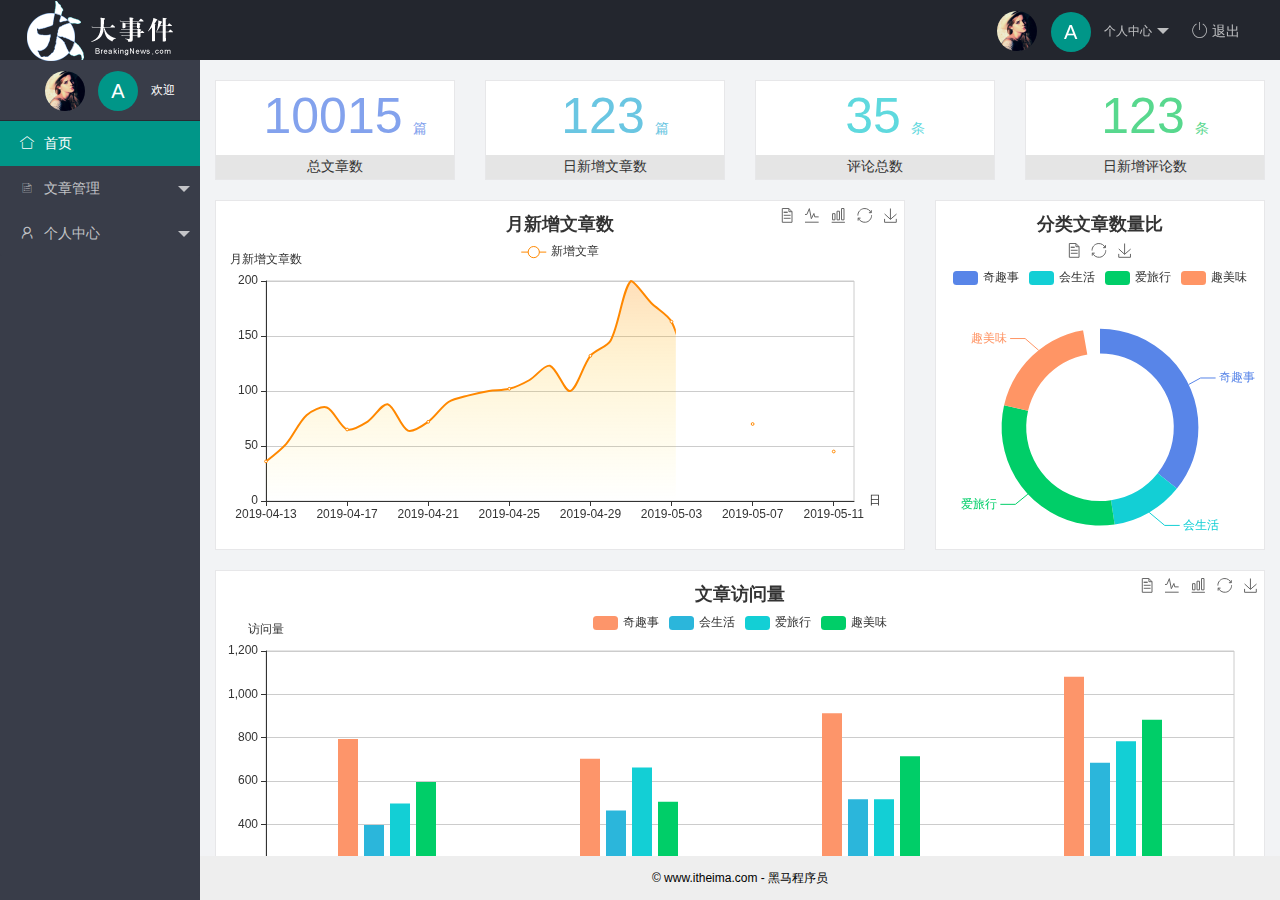
<file: index.html>
<!DOCTYPE html>
<html lang="en">
  <head>
    <meta charset="UTF-8" />
    <meta name="viewport" content="width=device-width, initial-scale=1.0" />
    <title>后台主页</title>
    <script src="./assets/lib/jquery.js"></script>
    <script src="./assets/lib/layui/layui.all.js"></script>
    <script src="./assets/js/baseAPI.JS"></script>
    <script src="./assets/js/index.js"></script>
    <!-- 导入 layui 的样式表 -->
    <link rel="stylesheet" href="/assets/lib/layui/css/layui.css" />
    <link rel="stylesheet" href="./assets/css/index.css">
    <link rel="stylesheet" href="./assets/fonts/iconfont.css">
  </head>
  <body class="layui-layout-body">
    <div class="layui-layout layui-layout-admin">
      <div class="layui-header">
        <div class="layui-logo">
          <img src="/assets/images/logo.png" alt="" />
        </div>
        <!-- 头部区域（可配合layui已有的水平导航） -->
        <ul class="layui-nav layui-layout-right">
          <li class="layui-nav-item">
            <a href="javascript:;" class="userinfo">
              <img src="./assets/images/sample.jpg" class="layui-nav-img" />
              <span class="text-avatar">A</span>
              个人中心
            </a>
            <dl class="layui-nav-child">
              <dd><a href="/user/user_info.html" target="fm">基本资料</a></dd>
              <dd><a href="/user/user_avatar.html" target="fm">更换头像</a></dd>
              <dd><a href="/user/use_pwd.html" target="fm">重置密码</a></dd>
            </dl>
          </li>
          <li class="layui-nav-item"><a href="javascript:;" id="exit"><span class="iconfont icon-tuichu"></span> 退出</a></li>
        </ul>
      </div>

      <div class="layui-side layui-bg-black">
        <div class="layui-side-scroll">
            <div class="userinfo">
                <img src="./assets/images/sample.jpg" class="layui-nav-img" />
                <span class="text-avatar">A</span>
                <span id="welcome">欢迎</span>
              </div> 
          <!-- 左侧导航区域（可配合layui已有的垂直导航） -->
          <ul class="layui-nav layui-nav-tree" lay-shrink="all" >
            <li class="layui-nav-item layui-this"><a href="./home/dashboard.html" target="fm"><i class="layui-icon layui-icon-home"></i>首页</a></li>
            <li class="layui-nav-item ">
              <a class="" href="javascript:;"><i class="layui-icon layui-icon-list"></i>文章管理</a>
              <dl class="layui-nav-child">
                <dd><a href="javascript:;"><i class="layui-icon layui-icon-app"></i>文章类别</a></dd>
                <dd><a href="javascript:;"><i class="layui-icon layui-icon-app"></i>文章列表</a></dd>
                <dd><a href="javascript:;"><i class="layui-icon layui-icon-app"></i>发表文章</a></dd>
              </dl>
            </li>
            <li class="layui-nav-item">
              <a href="javascript:;"><i class="layui-icon layui-icon-username"></i>个人中心</a>
              <dl class="layui-nav-child">
                <dd><a href="/user/user_info.html" target="fm"><i class="layui-icon layui-icon-app"></i>基本资料</a></dd>
                <dd><a href="/user/user_avatar.html" target="fm"><i class="layui-icon layui-icon-app"></i>更换头像</a></dd>
                <dd><a href="/user/use_pwd.html" target="fm"><i class="layui-icon layui-icon-app"></i>重置密码</a></dd>
                
              </dl>
            </li>
          </ul>
        </div>
      </div>

      <div class="layui-body">
        <!-- 内容主体区域 -->
        <iframe name="fm" src="/home/dashboard.html" frameborder="0"></iframe>
      </div>

      <div class="layui-footer">
        <!-- 底部固定区域 -->
        © www.itheima.com - 黑马程序员
      </div>
    </div>
    <!-- 导入 layui 的JS文件 -->
    <script src="/assets/lib/layui/layui.all.js"></script>
    <script>
      
    </script>
  </body>
</html>
</file>
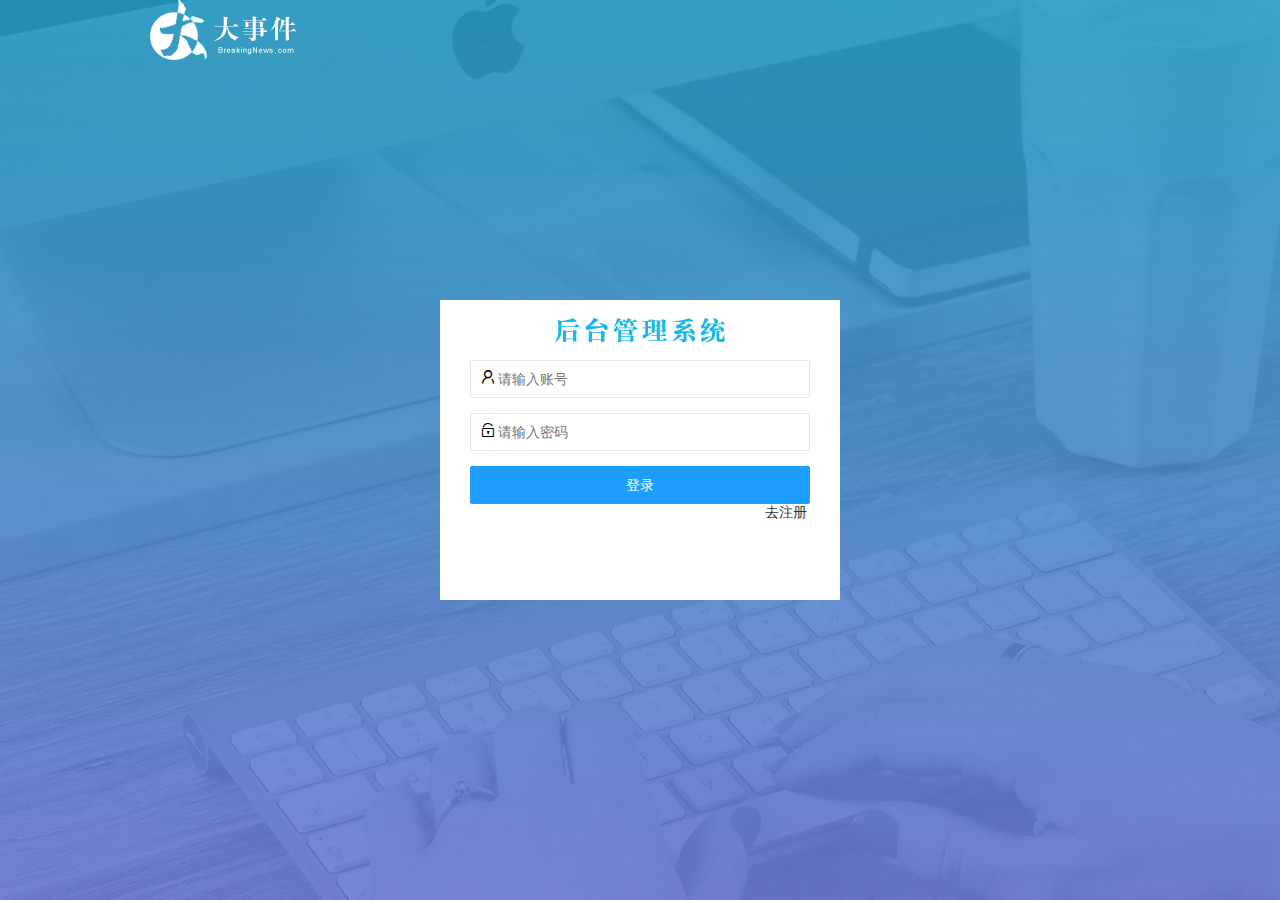
<file: login.html>
<!DOCTYPE html>
<html lang="en">

<head>
    <meta charset="UTF-8">
    <meta http-equiv="X-UA-Compatible" content="IE=edge">
    <meta name="viewport" content="width=device-width, initial-scale=1.0">
    <title>大事件-登录/注册</title>
    <!-- 导入layui的样式 -->
    <link rel="stylesheet" href="./assets/lib/layui/css/layui.css">
    <script src="./assets/lib/layui/layui.all.js"></script>
    <!-- 导入自己的样式表 -->
    <link rel="stylesheet" href="./assets/css/login.css">
    <script src="./assets/lib/jquery.js"></script>
    <script src="./assets/js/login.js"></script>
    <script src="./assets/js/baseAPI.JS"></script>
</head>

<body>
    <!-- 头部的logo区域 -->
    <div class="layui-main">
        <img src="./assets/images/logo.png" alt="">
    </div>
    <!-- 中间的登录区域 -->
    <div class="loginAndRegBox">
        <div class="title-box"></div>
        <!-- 登录表单 -->
        <div class="login-box">
            <form class="layui-form" action="" id="form_login">
                <!-- 账号 -->
                <div class="layui-form-item">
                    <i class="layui-icon layui-icon-username" ></i>  
                    <input type="text" name="username" required lay-verify="required" placeholder="请输入账号"
                        autocomplete="off" class="layui-input">
                </div>
                <!-- 密码 -->
                <div class="layui-form-item ">
                    <i class="layui-icon layui-icon-password" ></i>  
                    <input type="password" name="password" required lay-verify="required|pwd" placeholder="请输入密码"
                        autocomplete="off" class="layui-input ">
                </div>
                <!-- 登录按钮 -->
                <button class="layui-btn layui-btn-fluid layui-btn-normal" lay-submit>登录</button>
                <!-- 跳转注册页面 -->
                <div class="layui-form-item"><a href="#" id="link_reg">去注册</a></div>
            </form>
        </div>
        <!-- 注册表单 -->
        <div class="reg-box">
            <form class="layui-form" action="" id="form_reg">
                <!-- 账号 -->
                <div class="layui-form-item">
                    <i class="layui-icon layui-icon-username" ></i>  
                    <input type="text" name="username" required lay-verify="required" placeholder="请输入账号"
                        autocomplete="off" class="layui-input">
                </div>
                <!-- 密码 -->
                <div class="layui-form-item ">
                    <i class="layui-icon layui-icon-password" ></i>  
                    <input type="password" name="password" required lay-verify="required" placeholder="请输入密码"
                        autocomplete="off" class="layui-input ">
                </div>
                 <!-- 确认密码 -->
                 <div class="layui-form-item ">
                    <i class="layui-icon layui-icon-password" ></i>  
                    <input type="password" name="passwords" required lay-verify="required|repwd" placeholder="再次确认密码"
                        autocomplete="off" class="layui-input ">
                </div>
                <!-- 注册按钮 -->
                <button class="layui-btn layui-btn-fluid layui-btn-normal" lay-submit>注册</button>
                <!-- 跳转登录页面 -->
                <div class="layui-form-item"> <a href="javascript:;" id="link_login">去登录</a></div>
            </form>
           

        </div>
    </div>
</body>

</html>
</file>
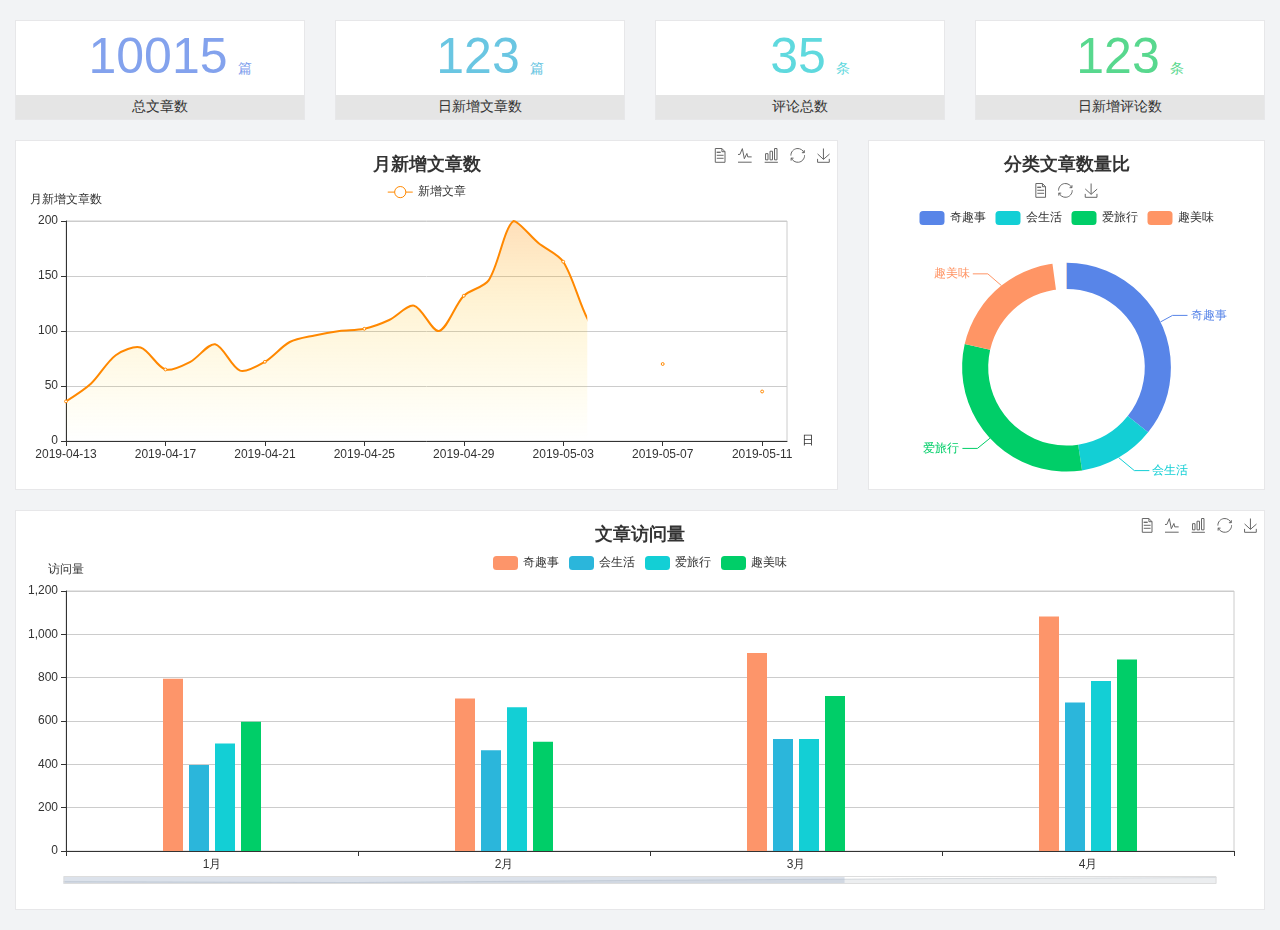
<file: home/dashboard.html>
<!DOCTYPE html>
<html lang="en">

<head>
  <meta charset="UTF-8">
  <meta name="viewport" content="width=device-width, initial-scale=1.0">
  <meta http-equiv="X-UA-Compatible" content="ie=edge">
  <title>图表统计</title>
  <link rel="stylesheet" href="../../assets/lib/bootstrap.css" />
  <link rel="stylesheet" href="../../assets/lib/main.css" />
  <script src="../../assets/lib/jquery.js"></script>
  <script type="text/javascript" src="../../assets/lib/echarts.min.js"></script>
</head>

<body>
  <div class="container-fluid">
    <div class="row spannel_list">
      <div class="col-sm-3 col-xs-6">
        <div class="spannel">
          <em>10015</em><span>篇</span>
          <b>总文章数</b>
        </div>
      </div>
      <div class="col-sm-3 col-xs-6">
        <div class="spannel scolor01">
          <em>123</em><span>篇</span>
          <b>日新增文章数</b>
        </div>
      </div>
      <div class="col-sm-3 col-xs-6">
        <div class="spannel scolor02">
          <em>35</em><span>条</span>
          <b>评论总数</b>
        </div>
      </div>
      <div class="col-sm-3 col-xs-6">
        <div class="spannel scolor03">
          <em>123</em><span>条</span>
          <b>日新增评论数</b>
        </div>
      </div>
    </div>
  </div>

  <div class="container-fluid">
    <div class="row curve-pie">
      <div class="col-lg-8 col-md-8">
        <div class="gragh_pannel" id="curve_show"></div>
      </div>
      <div class="col-lg-4 col-md-4">
        <div class="gragh_pannel" id="pie_show"></div>
      </div>
    </div>
  </div>

  <div class="container-fluid">
    <div class="column_pannel" id="column_show"></div>
  </div>

  <script>
    var oChart = echarts.init(document.getElementById('curve_show'));
    var aList_all = [
      { 'count': 36, 'date': '2019-04-13' },
      { 'count': 52, 'date': '2019-04-14' },
      { 'count': 78, 'date': '2019-04-15' },
      { 'count': 85, 'date': '2019-04-16' },
      { 'count': 65, 'date': '2019-04-17' },
      { 'count': 72, 'date': '2019-04-18' },
      { 'count': 88, 'date': '2019-04-19' },
      { 'count': 64, 'date': '2019-04-20' },
      { 'count': 72, 'date': '2019-04-21' },
      { 'count': 90, 'date': '2019-04-22' },
      { 'count': 96, 'date': '2019-04-23' },
      { 'count': 100, 'date': '2019-04-24' },
      { 'count': 102, 'date': '2019-04-25' },
      { 'count': 110, 'date': '2019-04-26' },
      { 'count': 123, 'date': '2019-04-27' },
      { 'count': 100, 'date': '2019-04-28' },
      { 'count': 132, 'date': '2019-04-29' },
      { 'count': 146, 'date': '2019-04-30' },
      { 'count': 200, 'date': '2019-05-01' },
      { 'count': 180, 'date': '2019-05-02' },
      { 'count': 163, 'date': '2019-05-03' },
      { 'count': 110, 'date': '2019-05-04' },
      { 'count': 80, 'date': '2019-05-05' },
      { 'count': 82, 'date': '2019-05-06' },
      { 'count': 70, 'date': '2019-05-07' },
      { 'count': 65, 'date': '2019-05-08' },
      { 'count': 54, 'date': '2019-05-09' },
      { 'count': 40, 'date': '2019-05-10' },
      { 'count': 45, 'date': '2019-05-11' },
      { 'count': 38, 'date': '2019-05-12' },
    ];

    let aCount = [];
    let aDate = [];

    for (var i = 0; i < aList_all.length; i++) {
      aCount.push(aList_all[i].count);
      aDate.push(aList_all[i].date);
    }

    var chartopt = {
      title: {
        text: '月新增文章数',
        left: 'center',
        top: '10'
      },
      tooltip: {
        trigger: 'axis'
      },
      legend: {
        data: ['新增文章'],
        top: '40'
      },
      toolbox: {
        show: true,
        feature: {
          mark: { show: true },
          dataView: { show: true, readOnly: false },
          magicType: { show: true, type: ['line', 'bar'] },
          restore: { show: true },
          saveAsImage: { show: true }
        }
      },
      calculable: true,
      xAxis: [
        {
          name: '日',
          type: 'category',
          boundaryGap: false,
          data: aDate
        }
      ],
      yAxis: [
        {
          name: '月新增文章数',
          type: 'value'
        }
      ],
      series: [
        {
          name: '新增文章',
          type: 'line',
          smooth: true,
          itemStyle: { normal: { areaStyle: { type: 'default' }, color: '#f80' }, lineStyle: { color: '#f80' } },
          data: aCount
        }],
      areaStyle: {
        normal: {
          color: new echarts.graphic.LinearGradient(0, 0, 0, 1, [{
            offset: 0,
            color: 'rgba(255,136,0,0.39)'
          }, {
            offset: .34,
            color: 'rgba(255,180,0,0.25)'
          }, {
            offset: 1,
            color: 'rgba(255,222,0,0.00)'
          }])

        }
      },
      grid: {
        show: true,
        x: 50,
        x2: 50,
        y: 80,
        height: 220
      }
    };

    oChart.setOption(chartopt);


    var oPie = echarts.init(document.getElementById('pie_show'));
    var oPieopt =
    {
      title: {
        top: 10,
        text: '分类文章数量比',
        x: 'center'
      },
      tooltip: {
        trigger: 'item',
        formatter: "{a} <br/>{b} : {c} ({d}%)"
      },
      color: ['#5885e8', '#13cfd5', '#00ce68', '#ff9565'],
      legend: {
        x: 'center',
        top: 65,
        data: ['奇趣事', '会生活', '爱旅行', '趣美味']
      },
      toolbox: {
        show: true,
        x: 'center',
        top: 35,
        feature: {
          mark: { show: true },
          dataView: { show: true, readOnly: false },
          magicType: {
            show: true,
            type: ['pie', 'funnel'],
            option: {
              funnel: {
                x: '25%',
                width: '50%',
                funnelAlign: 'left',
                max: 1548
              }
            }
          },
          restore: { show: true },
          saveAsImage: { show: true }
        }
      },
      calculable: true,
      series: [
        {
          name: '访问来源',
          type: 'pie',
          radius: ['45%', '60%'],
          center: ['50%', '65%'],
          data: [
            { value: 300, name: '奇趣事' },
            { value: 100, name: '会生活' },
            { value: 260, name: '爱旅行' },
            { value: 180, name: '趣美味' }
          ]
        }
      ]
    };
    oPie.setOption(oPieopt);



    var oColumn = this.echarts.init(document.getElementById('column_show'));
    var oColumnopt =
    {
      title: {
        text: '文章访问量',
        left: 'center',
        top: '10'
      },
      tooltip: {
        trigger: 'axis'
      },
      legend: {
        data: ['奇趣事', '会生活', '爱旅行', '趣美味'],
        top: '40'
      },
      toolbox: {
        show: true,
        feature: {
          mark: { show: true },
          dataView: { show: true, readOnly: false },
          magicType: { show: true, type: ['line', 'bar'] },
          restore: { show: true },
          saveAsImage: { show: true }
        }
      },
      calculable: true,
      xAxis: [
        {
          type: 'category',
          data: ['1月', '2月', '3月', '4月', '5月']
        }
      ],
      yAxis: [
        {
          name: '访问量',
          type: 'value'
        }
      ],
      series: [
        {
          name: '奇趣事',
          type: 'bar',
          barWidth: 20,
          itemStyle: {
            normal: { areaStyle: { type: 'default' }, color: '#fd956a' }
          },
          data: [800, 708, 920, 1090, 1200]
        },
        {
          name: '会生活',
          type: 'bar',
          barWidth: 20,
          itemStyle: {
            normal: { areaStyle: { type: 'default' }, color: '#2bb6db' }
          },
          data: [400, 468, 520, 690, 800]
        },
        {
          name: '爱旅行',
          type: 'bar',
          barWidth: 20,
          itemStyle: {
            normal: { areaStyle: { type: 'default' }, color: '#13cfd5' }
          },
          data: [500, 668, 520, 790, 900]
        },
        {
          name: '趣美味',
          type: 'bar',
          barWidth: 20,
          itemStyle: {
            normal: { areaStyle: { type: 'default' }, color: '#00ce68' }
          },
          data: [600, 508, 720, 890, 1000]
        }
      ],
      grid: {
        show: true,
        x: 50,
        x2: 30,
        y: 80,
        height: 260
      },
      dataZoom: [//给x轴设置滚动条
        {
          start: 0,//默认为0
          end: 100 - 1000 / 31,//默认为100
          type: 'slider',
          show: true,
          xAxisIndex: [0],
          handleSize: 0,//滑动条的 左右2个滑动条的大小
          height: 8,//组件高度
          left: 45, //左边的距离
          right: 50,//右边的距离
          bottom: 26,//右边的距离
          handleColor: '#ddd',//h滑动图标的颜色
          handleStyle: {
            borderColor: "#cacaca",
            borderWidth: "1",
            shadowBlur: 2,
            background: "#ddd",
            shadowColor: "#ddd",
          }
        }]
    };
    oColumn.setOption(oColumnopt);
  </script>
</body>

</html>
</file>
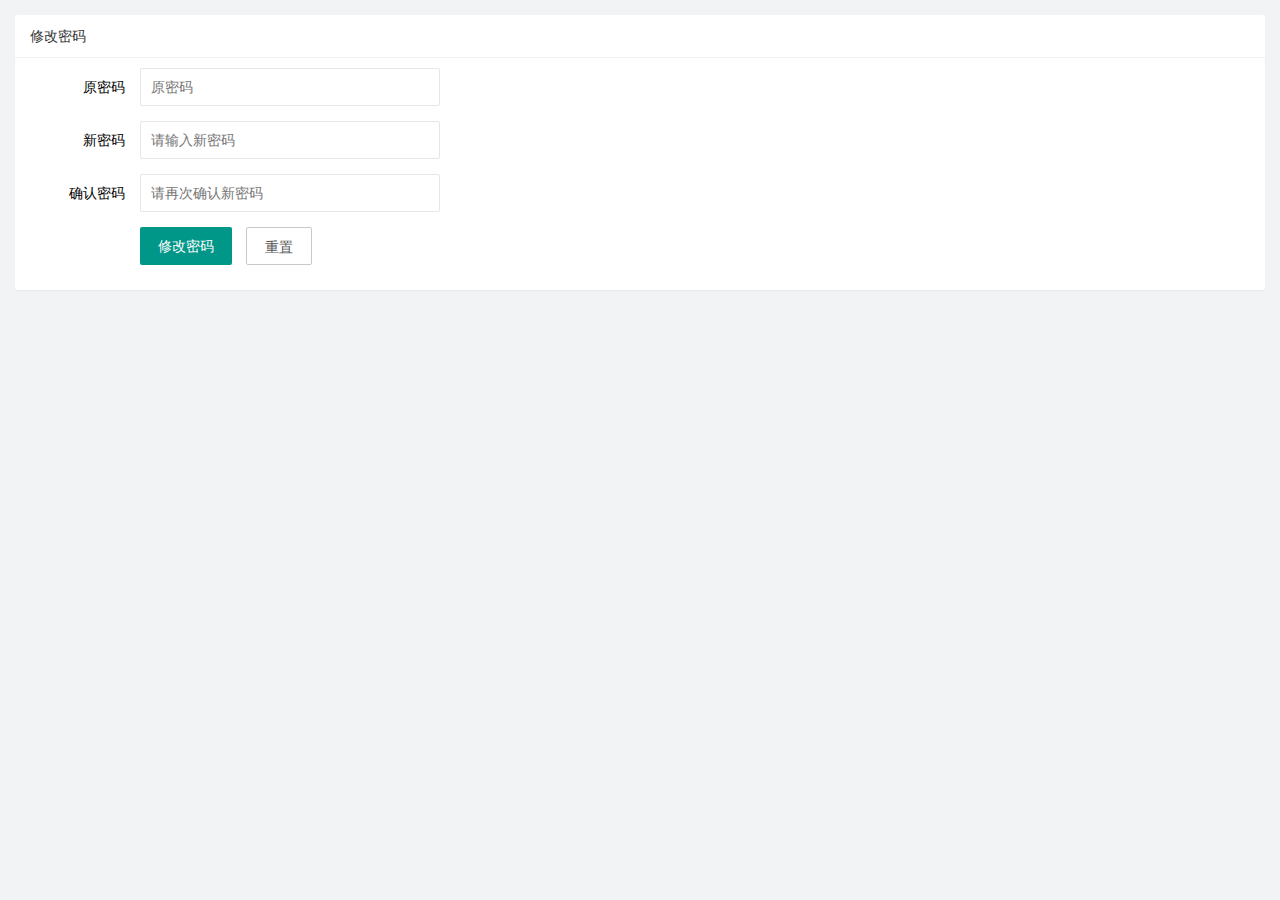
<file: user/use_pwd.html>
<!DOCTYPE html>
<html lang="en">

<head>
    <meta charset="UTF-8">
    <meta http-equiv="X-UA-Compatible" content="IE=edge">
    <meta name="viewport" content="width=device-width, initial-scale=1.0">
    <title>Document</title>
    <link rel="stylesheet" href="../assets/lib/layui/css/layui.css">
    <link rel="stylesheet" href="../assets/css/user/user_info.css">
    <script src="../assets/lib/jquery.js"></script>
    <script src="../assets/js/baseAPI.JS"></script>
    <script src="../assets/lib/layui/layui.all.js"></script>
    <script src="../assets/js/user/user_pwd.js"></script>
</head>

<body>
    <div class="layui-card">
        <div class="layui-card-header">修改密码</div>
        <div class="layui-card-body">
            <form class="layui-form" action="">
                <div class="layui-form-item">
                    <label class="layui-form-label">原密码</label>
                    <div class="layui-input-inline">
                        <input type="password" name="oldpwd" required lay-verify="required |pwd" placeholder="原密码"
                            autocomplete="off" class="layui-input">
                    </div>
                </div>
                <div class="layui-form-item">
                    <label class="layui-form-label">新密码</label>
                    <div class="layui-input-inline">
                        <input type="password" name="newpwd" required lay-verify="required |samePwd |pwd" placeholder="请输入新密码"
                            autocomplete="off" class="layui-input">
                    </div>
                </div>
                <div class="layui-form-item">
                    <label class="layui-form-label">确认密码</label>
                    <div class="layui-input-inline">
                        <input type="password" name="repwd" required lay-verify="required |rePwd |pwd" placeholder="请再次确认新密码"
                            autocomplete="off" class="layui-input">
                    </div>
                </div>
                <div class="layui-form-item">
                    <div class="layui-input-block" id="btn">
                        <button class="layui-btn" lay-submit lay-filter="formDemo">修改密码</button>
                        <button type="reset" class="layui-btn layui-btn-primary" id="btnReset">重置</button>
                    </div>
                </div>
            </form>
        </div>
    </div>

</body>

</html>
</file>
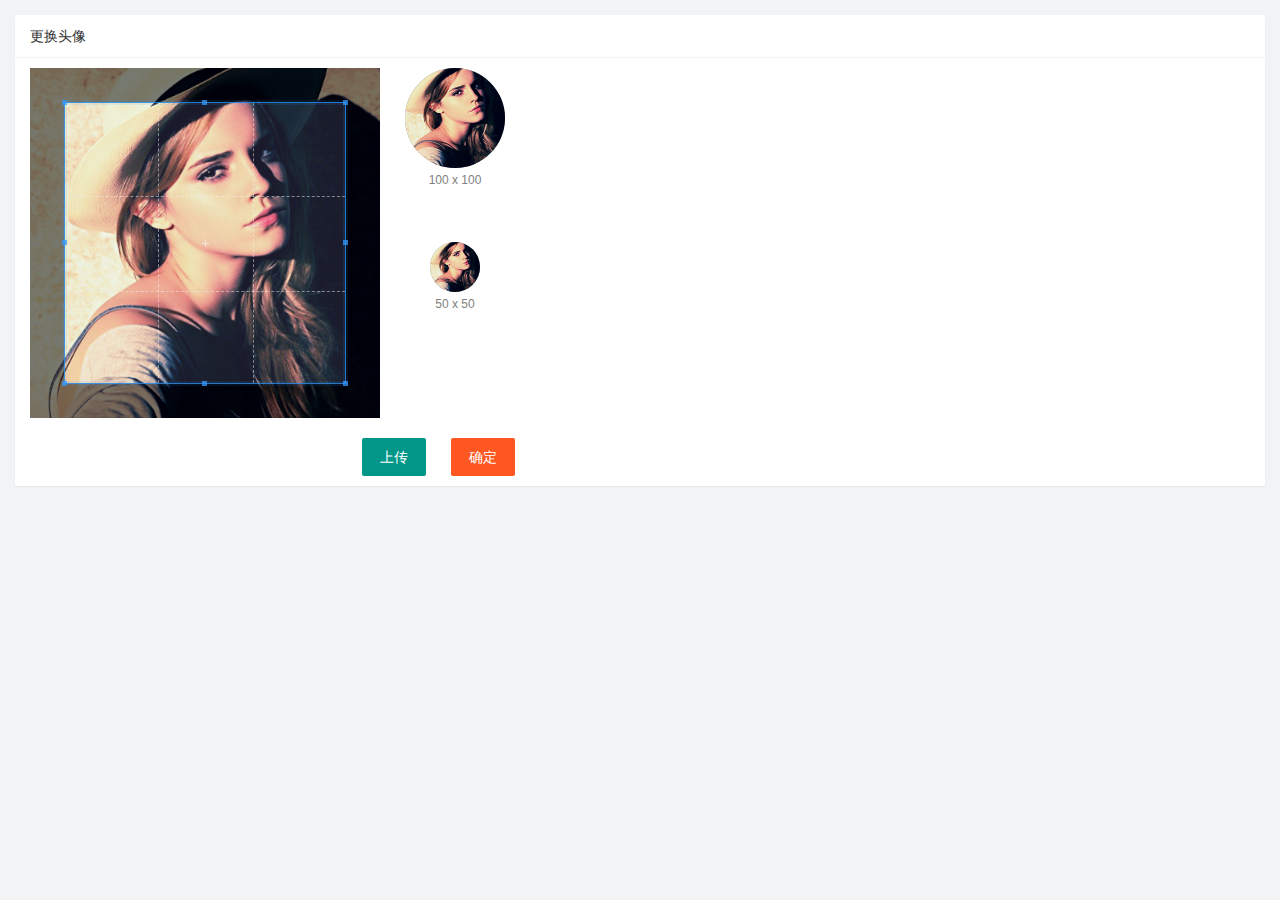
<file: user/user_avatar.html>
<!DOCTYPE html>
<html lang="en">

<head>
    <meta charset="UTF-8">
    <meta http-equiv="X-UA-Compatible" content="IE=edge">
    <meta name="viewport" content="width=device-width, initial-scale=1.0">
    <title>Document</title>
    <link rel="stylesheet" href="../assets/lib/layui/css/layui.css">
    <link rel="stylesheet" href="../assets/css/user/user_info.css">
    <link rel="stylesheet" href="../assets/css/user/user_avatar.css">
    <link rel="stylesheet" href="../assets/lib/cropper/cropper.css" />
    <script src="../assets/lib/jquery.js"></script>
    <script src="../assets/js/baseAPI.JS"></script>
    <script src="../assets/lib/layui/layui.all.js"></script>
    <script src="../assets/lib/cropper/Cropper.js"></script>
    <script src="../assets/lib/cropper/jquery-cropper.js"></script>
    <script src="../assets/js/user/user_avatar.js"></script>
</head>

<body>
    <div class="layui-card">
        <div class="layui-card-header">更换头像</div>
        <div class="layui-card-body">
              <!-- 第一行的图片裁剪和预览区域 -->
  <div class="row1">
    <!-- 图片裁剪区域 -->
    <div class="cropper-box">
      <!-- 这个 img 标签很重要，将来会把它初始化为裁剪区域 -->
      <img id="image" src="/assets/images/sample.jpg" />
    </div>
    <!-- 图片的预览区域 -->
    <div class="preview-box">
      <div>
        <!-- 宽高为 100px 的预览区域 -->
        <div class="img-preview w100"></div>
        <p class="size">100 x 100</p>
      </div>
      <div>
        <!-- 宽高为 50px 的预览区域 -->
        <div class="img-preview w50"></div>
        <p class="size">50 x 50</p>
      </div>
    </div>
  </div>

  <!-- 第二行的按钮区域 -->
  <div class="row2">
    <input type="file" id="fil" accept="image/png,image/jpeg">
    <button type="button" class="layui-btn" id="btn1">上传</button>
    <button type="button" class="layui-btn layui-btn-danger" id='btn2'>确定</button>
  </div>
        </div>
    </div>

</body>

</html>
</file>
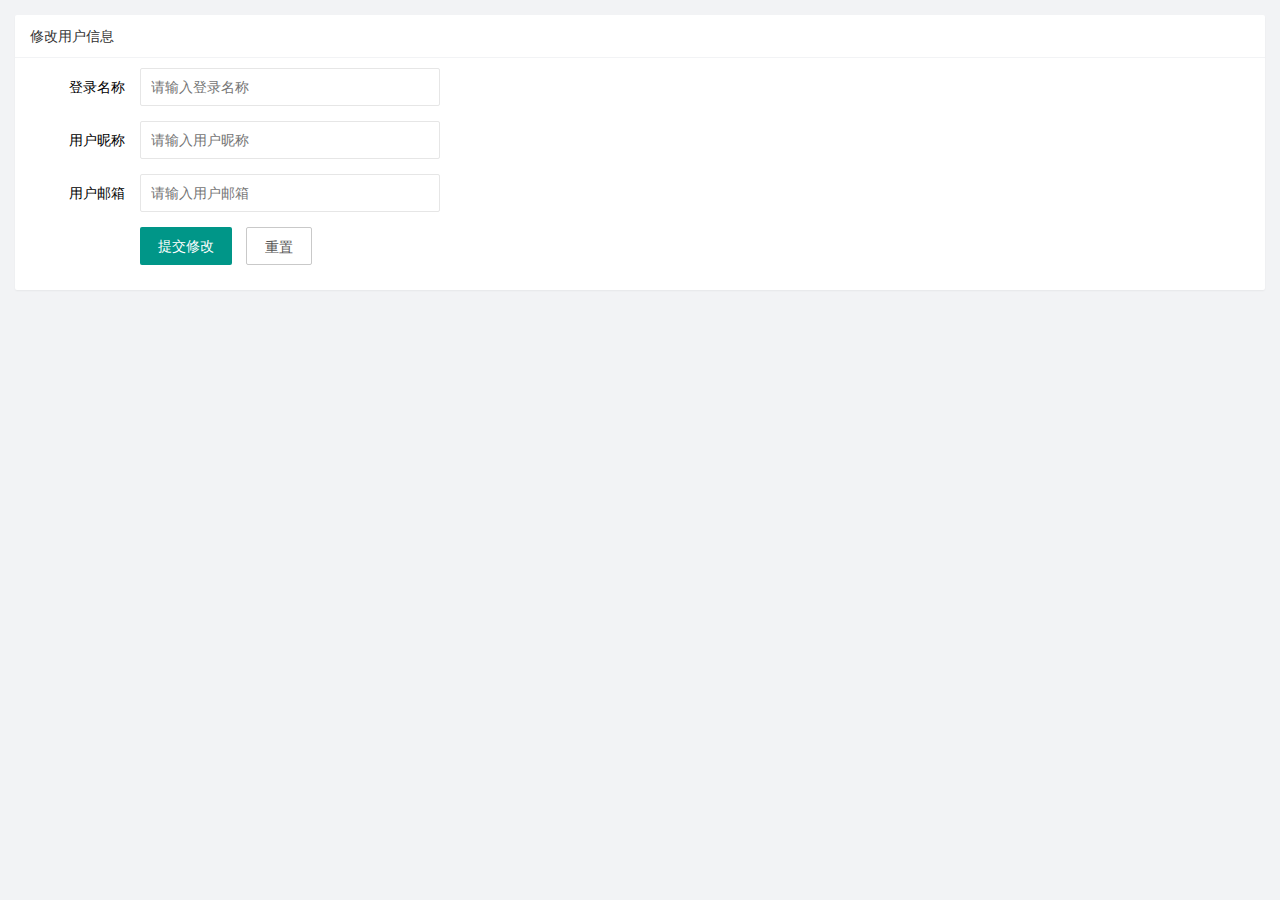
<file: user/user_info.html>
<!DOCTYPE html>
<html lang="en">

<head>
  <meta charset="UTF-8">
  <meta http-equiv="X-UA-Compatible" content="IE=edge">
  <meta name="viewport" content="width=device-width, initial-scale=1.0">
  <title>Document</title>
  <link rel="stylesheet" href="../assets/lib/layui/css/layui.css">
  <link rel="stylesheet" href="../assets/css/user/user_info.css">
  <script src="../assets/lib/layui/layui.all.js"></script>
  <script src="../assets/lib/jquery.js"></script>
  <script src="../assets/js/user/user_info.js"></script>
  <script src="../assets/js/baseAPI.JS"></script>
</head>

<body>
  <div class="layui-card">
    <div class="layui-card-header">修改用户信息</div>
    <div class="layui-card-body">
      <form class="layui-form" lay-filter="formUserInfo">
        <input type="hidden" name="id">
        <div class="layui-form-item">
          <label class="layui-form-label">登录名称</label>
          <div class="layui-input-block">
            <input type="text" name="username" required lay-verify="required" placeholder="请输入登录名称" autocomplete="off"
              class="layui-input" readonly />
          </div>
        </div>
        <div class="layui-form-item">
          <label class="layui-form-label">用户昵称</label>
          <div class="layui-input-block">
            <input type="text" name="nickname" required lay-verify="required|nickname" placeholder="请输入用户昵称"
              autocomplete="off" class="layui-input" />
          </div>
        </div>
        <div class="layui-form-item">
          <label class="layui-form-label">用户邮箱</label>
          <div class="layui-input-block">
            <input type="text" name="email" required lay-verify="required|email" placeholder="请输入用户邮箱"
              autocomplete="off" class="layui-input" />
          </div>
        </div>

        <div class="layui-form-item">
          <div class="layui-input-block" id="btn">
            <button class="layui-btn" lay-submit lay-filter="formDemo">提交修改</button>
            <button type="reset" class="layui-btn layui-btn-primary" id="btnReset">重置</button>
          </div>
        </div>
      </form>
    </div>
  </div>

</body>

</html>
</file>
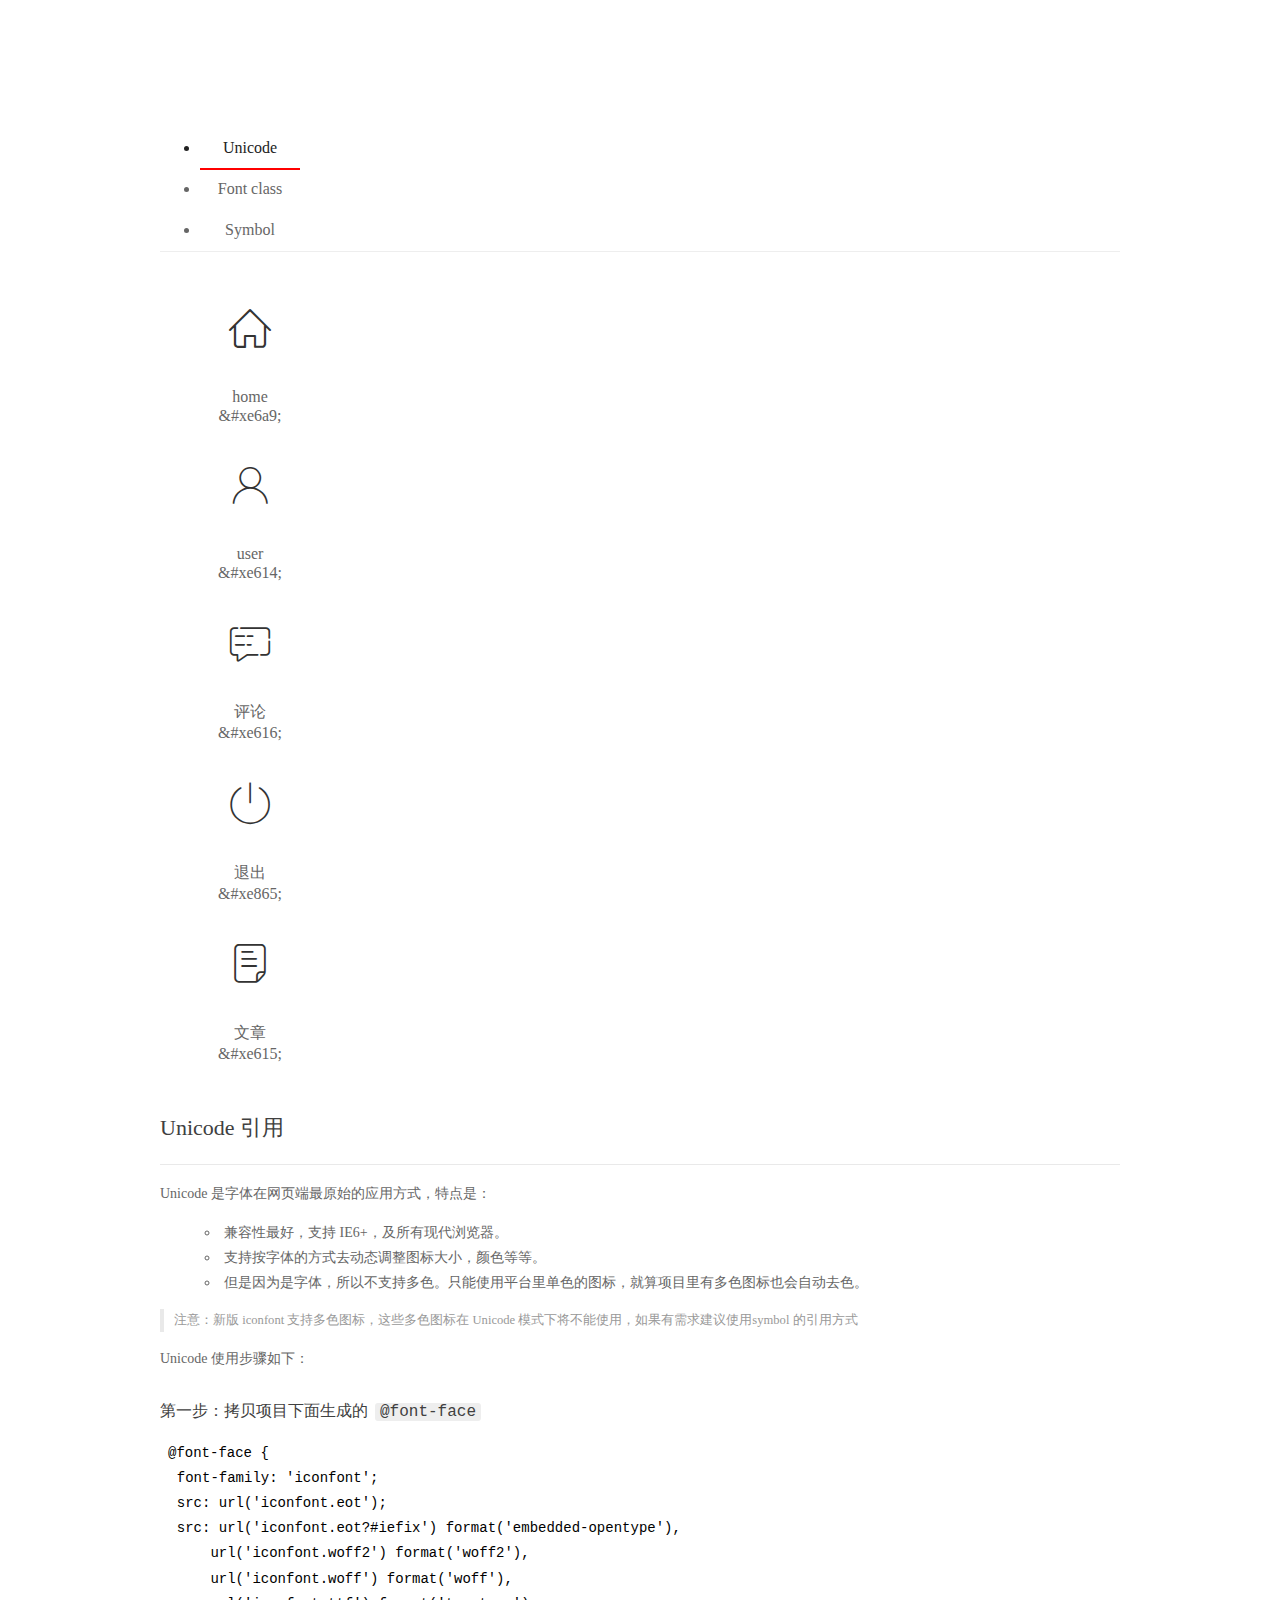
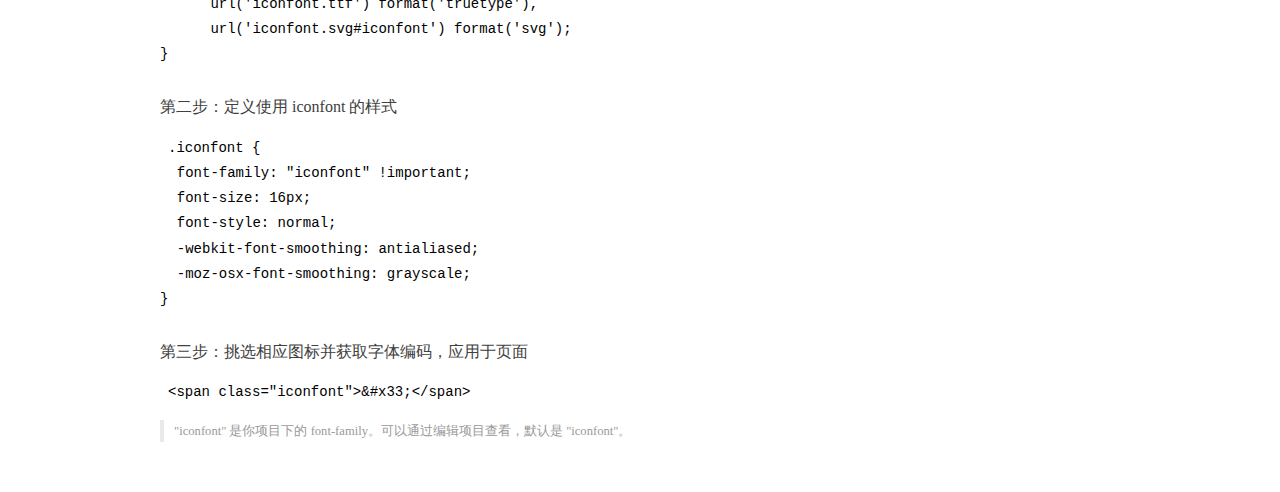
<file: assets/fonts/demo_index.html>
<!DOCTYPE html>
<html>
<head>
  <meta charset="utf-8"/>
  <title>IconFont Demo</title>
  <link rel="shortcut icon" href="https://gtms04.alicdn.com/tps/i4/TB1_oz6GVXXXXaFXpXXJDFnIXXX-64-64.ico" type="image/x-icon"/>
  <link rel="stylesheet" href="https://g.alicdn.com/thx/cube/1.3.2/cube.min.css">
  <link rel="stylesheet" href="demo.css">
  <link rel="stylesheet" href="iconfont.css">
  <script src="iconfont.js"></script>
  <!-- jQuery -->
  <script src="https://a1.alicdn.com/oss/uploads/2018/12/26/7bfddb60-08e8-11e9-9b04-53e73bb6408b.js"></script>
  <!-- 代码高亮 -->
  <script src="https://a1.alicdn.com/oss/uploads/2018/12/26/a3f714d0-08e6-11e9-8a15-ebf944d7534c.js"></script>
</head>
<body>
  <div class="main">
    <h1 class="logo"><a href="https://www.iconfont.cn/" title="iconfont 首页" target="_blank">&#xe86b;</a></h1>
    <div class="nav-tabs">
      <ul id="tabs" class="dib-box">
        <li class="dib active"><span>Unicode</span></li>
        <li class="dib"><span>Font class</span></li>
        <li class="dib"><span>Symbol</span></li>
      </ul>
      
    </div>
    <div class="tab-container">
      <div class="content unicode" style="display: block;">
          <ul class="icon_lists dib-box">
          
            <li class="dib">
              <span class="icon iconfont">&#xe6a9;</span>
                <div class="name">home</div>
                <div class="code-name">&amp;#xe6a9;</div>
              </li>
          
            <li class="dib">
              <span class="icon iconfont">&#xe614;</span>
                <div class="name">user</div>
                <div class="code-name">&amp;#xe614;</div>
              </li>
          
            <li class="dib">
              <span class="icon iconfont">&#xe616;</span>
                <div class="name">评论</div>
                <div class="code-name">&amp;#xe616;</div>
              </li>
          
            <li class="dib">
              <span class="icon iconfont">&#xe865;</span>
                <div class="name">退出</div>
                <div class="code-name">&amp;#xe865;</div>
              </li>
          
            <li class="dib">
              <span class="icon iconfont">&#xe615;</span>
                <div class="name">文章</div>
                <div class="code-name">&amp;#xe615;</div>
              </li>
          
          </ul>
          <div class="article markdown">
          <h2 id="unicode-">Unicode 引用</h2>
          <hr>

          <p>Unicode 是字体在网页端最原始的应用方式，特点是：</p>
          <ul>
            <li>兼容性最好，支持 IE6+，及所有现代浏览器。</li>
            <li>支持按字体的方式去动态调整图标大小，颜色等等。</li>
            <li>但是因为是字体，所以不支持多色。只能使用平台里单色的图标，就算项目里有多色图标也会自动去色。</li>
          </ul>
          <blockquote>
            <p>注意：新版 iconfont 支持多色图标，这些多色图标在 Unicode 模式下将不能使用，如果有需求建议使用symbol 的引用方式</p>
          </blockquote>
          <p>Unicode 使用步骤如下：</p>
          <h3 id="-font-face">第一步：拷贝项目下面生成的 <code>@font-face</code></h3>
<pre><code class="language-css"
>@font-face {
  font-family: 'iconfont';
  src: url('iconfont.eot');
  src: url('iconfont.eot?#iefix') format('embedded-opentype'),
      url('iconfont.woff2') format('woff2'),
      url('iconfont.woff') format('woff'),
      url('iconfont.ttf') format('truetype'),
      url('iconfont.svg#iconfont') format('svg');
}
</code></pre>
          <h3 id="-iconfont-">第二步：定义使用 iconfont 的样式</h3>
<pre><code class="language-css"
>.iconfont {
  font-family: "iconfont" !important;
  font-size: 16px;
  font-style: normal;
  -webkit-font-smoothing: antialiased;
  -moz-osx-font-smoothing: grayscale;
}
</code></pre>
          <h3 id="-">第三步：挑选相应图标并获取字体编码，应用于页面</h3>
<pre>
<code class="language-html"
>&lt;span class="iconfont"&gt;&amp;#x33;&lt;/span&gt;
</code></pre>
          <blockquote>
            <p>"iconfont" 是你项目下的 font-family。可以通过编辑项目查看，默认是 "iconfont"。</p>
          </blockquote>
          </div>
      </div>
      <div class="content font-class">
        <ul class="icon_lists dib-box">
          
          <li class="dib">
            <span class="icon iconfont icon-home"></span>
            <div class="name">
              home
            </div>
            <div class="code-name">.icon-home
            </div>
          </li>
          
          <li class="dib">
            <span class="icon iconfont icon-user"></span>
            <div class="name">
              user
            </div>
            <div class="code-name">.icon-user
            </div>
          </li>
          
          <li class="dib">
            <span class="icon iconfont icon-pinglun"></span>
            <div class="name">
              评论
            </div>
            <div class="code-name">.icon-pinglun
            </div>
          </li>
          
          <li class="dib">
            <span class="icon iconfont icon-tuichu"></span>
            <div class="name">
              退出
            </div>
            <div class="code-name">.icon-tuichu
            </div>
          </li>
          
          <li class="dib">
            <span class="icon iconfont icon-16"></span>
            <div class="name">
              文章
            </div>
            <div class="code-name">.icon-16
            </div>
          </li>
          
        </ul>
        <div class="article markdown">
        <h2 id="font-class-">font-class 引用</h2>
        <hr>

        <p>font-class 是 Unicode 使用方式的一种变种，主要是解决 Unicode 书写不直观，语意不明确的问题。</p>
        <p>与 Unicode 使用方式相比，具有如下特点：</p>
        <ul>
          <li>兼容性良好，支持 IE8+，及所有现代浏览器。</li>
          <li>相比于 Unicode 语意明确，书写更直观。可以很容易分辨这个 icon 是什么。</li>
          <li>因为使用 class 来定义图标，所以当要替换图标时，只需要修改 class 里面的 Unicode 引用。</li>
          <li>不过因为本质上还是使用的字体，所以多色图标还是不支持的。</li>
        </ul>
        <p>使用步骤如下：</p>
        <h3 id="-fontclass-">第一步：引入项目下面生成的 fontclass 代码：</h3>
<pre><code class="language-html">&lt;link rel="stylesheet" href="./iconfont.css"&gt;
</code></pre>
        <h3 id="-">第二步：挑选相应图标并获取类名，应用于页面：</h3>
<pre><code class="language-html">&lt;span class="iconfont icon-xxx"&gt;&lt;/span&gt;
</code></pre>
        <blockquote>
          <p>"
            iconfont" 是你项目下的 font-family。可以通过编辑项目查看，默认是 "iconfont"。</p>
        </blockquote>
      </div>
      </div>
      <div class="content symbol">
          <ul class="icon_lists dib-box">
          
            <li class="dib">
                <svg class="icon svg-icon" aria-hidden="true">
                  <use xlink:href="#icon-home"></use>
                </svg>
                <div class="name">home</div>
                <div class="code-name">#icon-home</div>
            </li>
          
            <li class="dib">
                <svg class="icon svg-icon" aria-hidden="true">
                  <use xlink:href="#icon-user"></use>
                </svg>
                <div class="name">user</div>
                <div class="code-name">#icon-user</div>
            </li>
          
            <li class="dib">
                <svg class="icon svg-icon" aria-hidden="true">
                  <use xlink:href="#icon-pinglun"></use>
                </svg>
                <div class="name">评论</div>
                <div class="code-name">#icon-pinglun</div>
            </li>
          
            <li class="dib">
                <svg class="icon svg-icon" aria-hidden="true">
                  <use xlink:href="#icon-tuichu"></use>
                </svg>
                <div class="name">退出</div>
                <div class="code-name">#icon-tuichu</div>
            </li>
          
            <li class="dib">
                <svg class="icon svg-icon" aria-hidden="true">
                  <use xlink:href="#icon-16"></use>
                </svg>
                <div class="name">文章</div>
                <div class="code-name">#icon-16</div>
            </li>
          
          </ul>
          <div class="article markdown">
          <h2 id="symbol-">Symbol 引用</h2>
          <hr>

          <p>这是一种全新的使用方式，应该说这才是未来的主流，也是平台目前推荐的用法。相关介绍可以参考这篇<a href="">文章</a>
            这种用法其实是做了一个 SVG 的集合，与另外两种相比具有如下特点：</p>
          <ul>
            <li>支持多色图标了，不再受单色限制。</li>
            <li>通过一些技巧，支持像字体那样，通过 <code>font-size</code>, <code>color</code> 来调整样式。</li>
            <li>兼容性较差，支持 IE9+，及现代浏览器。</li>
            <li>浏览器渲染 SVG 的性能一般，还不如 png。</li>
          </ul>
          <p>使用步骤如下：</p>
          <h3 id="-symbol-">第一步：引入项目下面生成的 symbol 代码：</h3>
<pre><code class="language-html">&lt;script src="./iconfont.js"&gt;&lt;/script&gt;
</code></pre>
          <h3 id="-css-">第二步：加入通用 CSS 代码（引入一次就行）：</h3>
<pre><code class="language-html">&lt;style&gt;
.icon {
  width: 1em;
  height: 1em;
  vertical-align: -0.15em;
  fill: currentColor;
  overflow: hidden;
}
&lt;/style&gt;
</code></pre>
          <h3 id="-">第三步：挑选相应图标并获取类名，应用于页面：</h3>
<pre><code class="language-html">&lt;svg class="icon" aria-hidden="true"&gt;
  &lt;use xlink:href="#icon-xxx"&gt;&lt;/use&gt;
&lt;/svg&gt;
</code></pre>
          </div>
      </div>

    </div>
  </div>
  <script>
  $(document).ready(function () {
      $('.tab-container .content:first').show()

      $('#tabs li').click(function (e) {
        var tabContent = $('.tab-container .content')
        var index = $(this).index()

        if ($(this).hasClass('active')) {
          return
        } else {
          $('#tabs li').removeClass('active')
          $(this).addClass('active')

          tabContent.hide().eq(index).fadeIn()
        }
      })
    })
  </script>
</body>
</html>
</file>
<file: assets/lib/layui/css/layui.css>
/** layui-v2.5.5 MIT License By https://www.layui.com */
 .layui-inline,img{display:inline-block;vertical-align:middle}h1,h2,h3,h4,h5,h6{font-weight:400}.layui-edge,.layui-header,.layui-inline,.layui-main{position:relative}.layui-body,.layui-edge,.layui-elip{overflow:hidden}.layui-btn,.layui-edge,.layui-inline,img{vertical-align:middle}.layui-btn,.layui-disabled,.layui-icon,.layui-unselect{-moz-user-select:none;-webkit-user-select:none;-ms-user-select:none}.layui-elip,.layui-form-checkbox span,.layui-form-pane .layui-form-label{text-overflow:ellipsis;white-space:nowrap}.layui-breadcrumb,.layui-tree-btnGroup{visibility:hidden}blockquote,body,button,dd,div,dl,dt,form,h1,h2,h3,h4,h5,h6,input,li,ol,p,pre,td,textarea,th,ul{margin:0;padding:0;-webkit-tap-highlight-color:rgba(0,0,0,0)}a:active,a:hover{outline:0}img{border:none}li{list-style:none}table{border-collapse:collapse;border-spacing:0}h4,h5,h6{font-size:100%}button,input,optgroup,option,select,textarea{font-family:inherit;font-size:inherit;font-style:inherit;font-weight:inherit;outline:0}pre{white-space:pre-wrap;white-space:-moz-pre-wrap;white-space:-pre-wrap;white-space:-o-pre-wrap;word-wrap:break-word}body{line-height:24px;font:14px Helvetica Neue,Helvetica,PingFang SC,Tahoma,Arial,sans-serif}hr{height:1px;margin:10px 0;border:0;clear:both}a{color:#333;text-decoration:none}a:hover{color:#777}a cite{font-style:normal;*cursor:pointer}.layui-border-box,.layui-border-box *{box-sizing:border-box}.layui-box,.layui-box *{box-sizing:content-box}.layui-clear{clear:both;*zoom:1}.layui-clear:after{content:'\20';clear:both;*zoom:1;display:block;height:0}.layui-inline{*display:inline;*zoom:1}.layui-edge{display:inline-block;width:0;height:0;border-width:6px;border-style:dashed;border-color:transparent}.layui-edge-top{top:-4px;border-bottom-color:#999;border-bottom-style:solid}.layui-edge-right{border-left-color:#999;border-left-style:solid}.layui-edge-bottom{top:2px;border-top-color:#999;border-top-style:solid}.layui-edge-left{border-right-color:#999;border-right-style:solid}.layui-disabled,.layui-disabled:hover{color:#d2d2d2!important;cursor:not-allowed!important}.layui-circle{border-radius:100%}.layui-show{display:block!important}.layui-hide{display:none!important}@font-face{font-family:layui-icon;src:url(../font/iconfont.eot?v=250);src:url(../font/iconfont.eot?v=250#iefix) format('embedded-opentype'),url(../font/iconfont.woff2?v=250) format('woff2'),url(../font/iconfont.woff?v=250) format('woff'),url(../font/iconfont.ttf?v=250) format('truetype'),url(../font/iconfont.svg?v=250#layui-icon) format('svg')}.layui-icon{font-family:layui-icon!important;font-size:16px;font-style:normal;-webkit-font-smoothing:antialiased;-moz-osx-font-smoothing:grayscale}.layui-icon-reply-fill:before{content:"\e611"}.layui-icon-set-fill:before{content:"\e614"}.layui-icon-menu-fill:before{content:"\e60f"}.layui-icon-search:before{content:"\e615"}.layui-icon-share:before{content:"\e641"}.layui-icon-set-sm:before{content:"\e620"}.layui-icon-engine:before{content:"\e628"}.layui-icon-close:before{content:"\1006"}.layui-icon-close-fill:before{content:"\1007"}.layui-icon-chart-screen:before{content:"\e629"}.layui-icon-star:before{content:"\e600"}.layui-icon-circle-dot:before{content:"\e617"}.layui-icon-chat:before{content:"\e606"}.layui-icon-release:before{content:"\e609"}.layui-icon-list:before{content:"\e60a"}.layui-icon-chart:before{content:"\e62c"}.layui-icon-ok-circle:before{content:"\1005"}.layui-icon-layim-theme:before{content:"\e61b"}.layui-icon-table:before{content:"\e62d"}.layui-icon-right:before{content:"\e602"}.layui-icon-left:before{content:"\e603"}.layui-icon-cart-simple:before{content:"\e698"}.layui-icon-face-cry:before{content:"\e69c"}.layui-icon-face-smile:before{content:"\e6af"}.layui-icon-survey:before{content:"\e6b2"}.layui-icon-tree:before{content:"\e62e"}.layui-icon-upload-circle:before{content:"\e62f"}.layui-icon-add-circle:before{content:"\e61f"}.layui-icon-download-circle:before{content:"\e601"}.layui-icon-templeate-1:before{content:"\e630"}.layui-icon-util:before{content:"\e631"}.layui-icon-face-surprised:before{content:"\e664"}.layui-icon-edit:before{content:"\e642"}.layui-icon-speaker:before{content:"\e645"}.layui-icon-down:before{content:"\e61a"}.layui-icon-file:before{content:"\e621"}.layui-icon-layouts:before{content:"\e632"}.layui-icon-rate-half:before{content:"\e6c9"}.layui-icon-add-circle-fine:before{content:"\e608"}.layui-icon-prev-circle:before{content:"\e633"}.layui-icon-read:before{content:"\e705"}.layui-icon-404:before{content:"\e61c"}.layui-icon-carousel:before{content:"\e634"}.layui-icon-help:before{content:"\e607"}.layui-icon-code-circle:before{content:"\e635"}.layui-icon-water:before{content:"\e636"}.layui-icon-username:before{content:"\e66f"}.layui-icon-find-fill:before{content:"\e670"}.layui-icon-about:before{content:"\e60b"}.layui-icon-location:before{content:"\e715"}.layui-icon-up:before{content:"\e619"}.layui-icon-pause:before{content:"\e651"}.layui-icon-date:before{content:"\e637"}.layui-icon-layim-uploadfile:before{content:"\e61d"}.layui-icon-delete:before{content:"\e640"}.layui-icon-play:before{content:"\e652"}.layui-icon-top:before{content:"\e604"}.layui-icon-friends:before{content:"\e612"}.layui-icon-refresh-3:before{content:"\e9aa"}.layui-icon-ok:before{content:"\e605"}.layui-icon-layer:before{content:"\e638"}.layui-icon-face-smile-fine:before{content:"\e60c"}.layui-icon-dollar:before{content:"\e659"}.layui-icon-group:before{content:"\e613"}.layui-icon-layim-download:before{content:"\e61e"}.layui-icon-picture-fine:before{content:"\e60d"}.layui-icon-link:before{content:"\e64c"}.layui-icon-diamond:before{content:"\e735"}.layui-icon-log:before{content:"\e60e"}.layui-icon-rate-solid:before{content:"\e67a"}.layui-icon-fonts-del:before{content:"\e64f"}.layui-icon-unlink:before{content:"\e64d"}.layui-icon-fonts-clear:before{content:"\e639"}.layui-icon-triangle-r:before{content:"\e623"}.layui-icon-circle:before{content:"\e63f"}.layui-icon-radio:before{content:"\e643"}.layui-icon-align-center:before{content:"\e647"}.layui-icon-align-right:before{content:"\e648"}.layui-icon-align-left:before{content:"\e649"}.layui-icon-loading-1:before{content:"\e63e"}.layui-icon-return:before{content:"\e65c"}.layui-icon-fonts-strong:before{content:"\e62b"}.layui-icon-upload:before{content:"\e67c"}.layui-icon-dialogue:before{content:"\e63a"}.layui-icon-video:before{content:"\e6ed"}.layui-icon-headset:before{content:"\e6fc"}.layui-icon-cellphone-fine:before{content:"\e63b"}.layui-icon-add-1:before{content:"\e654"}.layui-icon-face-smile-b:before{content:"\e650"}.layui-icon-fonts-html:before{content:"\e64b"}.layui-icon-form:before{content:"\e63c"}.layui-icon-cart:before{content:"\e657"}.layui-icon-camera-fill:before{content:"\e65d"}.layui-icon-tabs:before{content:"\e62a"}.layui-icon-fonts-code:before{content:"\e64e"}.layui-icon-fire:before{content:"\e756"}.layui-icon-set:before{content:"\e716"}.layui-icon-fonts-u:before{content:"\e646"}.layui-icon-triangle-d:before{content:"\e625"}.layui-icon-tips:before{content:"\e702"}.layui-icon-picture:before{content:"\e64a"}.layui-icon-more-vertical:before{content:"\e671"}.layui-icon-flag:before{content:"\e66c"}.layui-icon-loading:before{content:"\e63d"}.layui-icon-fonts-i:before{content:"\e644"}.layui-icon-refresh-1:before{content:"\e666"}.layui-icon-rmb:before{content:"\e65e"}.layui-icon-home:before{content:"\e68e"}.layui-icon-user:before{content:"\e770"}.layui-icon-notice:before{content:"\e667"}.layui-icon-login-weibo:before{content:"\e675"}.layui-icon-voice:before{content:"\e688"}.layui-icon-upload-drag:before{content:"\e681"}.layui-icon-login-qq:before{content:"\e676"}.layui-icon-snowflake:before{content:"\e6b1"}.layui-icon-file-b:before{content:"\e655"}.layui-icon-template:before{content:"\e663"}.layui-icon-auz:before{content:"\e672"}.layui-icon-console:before{content:"\e665"}.layui-icon-app:before{content:"\e653"}.layui-icon-prev:before{content:"\e65a"}.layui-icon-website:before{content:"\e7ae"}.layui-icon-next:before{content:"\e65b"}.layui-icon-component:before{content:"\e857"}.layui-icon-more:before{content:"\e65f"}.layui-icon-login-wechat:before{content:"\e677"}.layui-icon-shrink-right:before{content:"\e668"}.layui-icon-spread-left:before{content:"\e66b"}.layui-icon-camera:before{content:"\e660"}.layui-icon-note:before{content:"\e66e"}.layui-icon-refresh:before{content:"\e669"}.layui-icon-female:before{content:"\e661"}.layui-icon-male:before{content:"\e662"}.layui-icon-password:before{content:"\e673"}.layui-icon-senior:before{content:"\e674"}.layui-icon-theme:before{content:"\e66a"}.layui-icon-tread:before{content:"\e6c5"}.layui-icon-praise:before{content:"\e6c6"}.layui-icon-star-fill:before{content:"\e658"}.layui-icon-rate:before{content:"\e67b"}.layui-icon-template-1:before{content:"\e656"}.layui-icon-vercode:before{content:"\e679"}.layui-icon-cellphone:before{content:"\e678"}.layui-icon-screen-full:before{content:"\e622"}.layui-icon-screen-restore:before{content:"\e758"}.layui-icon-cols:before{content:"\e610"}.layui-icon-export:before{content:"\e67d"}.layui-icon-print:before{content:"\e66d"}.layui-icon-slider:before{content:"\e714"}.layui-icon-addition:before{content:"\e624"}.layui-icon-subtraction:before{content:"\e67e"}.layui-icon-service:before{content:"\e626"}.layui-icon-transfer:before{content:"\e691"}.layui-main{width:1140px;margin:0 auto}.layui-header{z-index:1000;height:60px}.layui-header a:hover{transition:all .5s;-webkit-transition:all .5s}.layui-side{position:fixed;left:0;top:0;bottom:0;z-index:999;width:200px;overflow-x:hidden}.layui-side-scroll{position:relative;width:220px;height:100%;overflow-x:hidden}.layui-body{position:absolute;left:200px;right:0;top:0;bottom:0;z-index:998;width:auto;overflow-y:auto;box-sizing:border-box}.layui-layout-body{overflow:hidden}.layui-layout-admin .layui-header{background-color:#23262E}.layui-layout-admin .layui-side{top:60px;width:200px;overflow-x:hidden}.layui-layout-admin .layui-body{position:fixed;top:60px;bottom:44px}.layui-layout-admin .layui-main{width:auto;margin:0 15px}.layui-layout-admin .layui-footer{position:fixed;left:200px;right:0;bottom:0;height:44px;line-height:44px;padding:0 15px;background-color:#eee}.layui-layout-admin .layui-logo{position:absolute;left:0;top:0;width:200px;height:100%;line-height:60px;text-align:center;color:#009688;font-size:16px}.layui-layout-admin .layui-header .layui-nav{background:0 0}.layui-layout-left{position:absolute!important;left:200px;top:0}.layui-layout-right{position:absolute!important;right:0;top:0}.layui-container{position:relative;margin:0 auto;padding:0 15px;box-sizing:border-box}.layui-fluid{position:relative;margin:0 auto;padding:0 15px}.layui-row:after,.layui-row:before{content:'';display:block;clear:both}.layui-col-lg1,.layui-col-lg10,.layui-col-lg11,.layui-col-lg12,.layui-col-lg2,.layui-col-lg3,.layui-col-lg4,.layui-col-lg5,.layui-col-lg6,.layui-col-lg7,.layui-col-lg8,.layui-col-lg9,.layui-col-md1,.layui-col-md10,.layui-col-md11,.layui-col-md12,.layui-col-md2,.layui-col-md3,.layui-col-md4,.layui-col-md5,.layui-col-md6,.layui-col-md7,.layui-col-md8,.layui-col-md9,.layui-col-sm1,.layui-col-sm10,.layui-col-sm11,.layui-col-sm12,.layui-col-sm2,.layui-col-sm3,.layui-col-sm4,.layui-col-sm5,.layui-col-sm6,.layui-col-sm7,.layui-col-sm8,.layui-col-sm9,.layui-col-xs1,.layui-col-xs10,.layui-col-xs11,.layui-col-xs12,.layui-col-xs2,.layui-col-xs3,.layui-col-xs4,.layui-col-xs5,.layui-col-xs6,.layui-col-xs7,.layui-col-xs8,.layui-col-xs9{position:relative;display:block;box-sizing:border-box}.layui-col-xs1,.layui-col-xs10,.layui-col-xs11,.layui-col-xs12,.layui-col-xs2,.layui-col-xs3,.layui-col-xs4,.layui-col-xs5,.layui-col-xs6,.layui-col-xs7,.layui-col-xs8,.layui-col-xs9{float:left}.layui-col-xs1{width:8.33333333%}.layui-col-xs2{width:16.66666667%}.layui-col-xs3{width:25%}.layui-col-xs4{width:33.33333333%}.layui-col-xs5{width:41.66666667%}.layui-col-xs6{width:50%}.layui-col-xs7{width:58.33333333%}.layui-col-xs8{width:66.66666667%}.layui-col-xs9{width:75%}.layui-col-xs10{width:83.33333333%}.layui-col-xs11{width:91.66666667%}.layui-col-xs12{width:100%}.layui-col-xs-offset1{margin-left:8.33333333%}.layui-col-xs-offset2{margin-left:16.66666667%}.layui-col-xs-offset3{margin-left:25%}.layui-col-xs-offset4{margin-left:33.33333333%}.layui-col-xs-offset5{margin-left:41.66666667%}.layui-col-xs-offset6{margin-left:50%}.layui-col-xs-offset7{margin-left:58.33333333%}.layui-col-xs-offset8{margin-left:66.66666667%}.layui-col-xs-offset9{margin-left:75%}.layui-col-xs-offset10{margin-left:83.33333333%}.layui-col-xs-offset11{margin-left:91.66666667%}.layui-col-xs-offset12{margin-left:100%}@media screen and (max-width:768px){.layui-hide-xs{display:none!important}.layui-show-xs-block{display:block!important}.layui-show-xs-inline{display:inline!important}.layui-show-xs-inline-block{display:inline-block!important}}@media screen and (min-width:768px){.layui-container{width:750px}.layui-hide-sm{display:none!important}.layui-show-sm-block{display:block!important}.layui-show-sm-inline{display:inline!important}.layui-show-sm-inline-block{display:inline-block!important}.layui-col-sm1,.layui-col-sm10,.layui-col-sm11,.layui-col-sm12,.layui-col-sm2,.layui-col-sm3,.layui-col-sm4,.layui-col-sm5,.layui-col-sm6,.layui-col-sm7,.layui-col-sm8,.layui-col-sm9{float:left}.layui-col-sm1{width:8.33333333%}.layui-col-sm2{width:16.66666667%}.layui-col-sm3{width:25%}.layui-col-sm4{width:33.33333333%}.layui-col-sm5{width:41.66666667%}.layui-col-sm6{width:50%}.layui-col-sm7{width:58.33333333%}.layui-col-sm8{width:66.66666667%}.layui-col-sm9{width:75%}.layui-col-sm10{width:83.33333333%}.layui-col-sm11{width:91.66666667%}.layui-col-sm12{width:100%}.layui-col-sm-offset1{margin-left:8.33333333%}.layui-col-sm-offset2{margin-left:16.66666667%}.layui-col-sm-offset3{margin-left:25%}.layui-col-sm-offset4{margin-left:33.33333333%}.layui-col-sm-offset5{margin-left:41.66666667%}.layui-col-sm-offset6{margin-left:50%}.layui-col-sm-offset7{margin-left:58.33333333%}.layui-col-sm-offset8{margin-left:66.66666667%}.layui-col-sm-offset9{margin-left:75%}.layui-col-sm-offset10{margin-left:83.33333333%}.layui-col-sm-offset11{margin-left:91.66666667%}.layui-col-sm-offset12{margin-left:100%}}@media screen and (min-width:992px){.layui-container{width:970px}.layui-hide-md{display:none!important}.layui-show-md-block{display:block!important}.layui-show-md-inline{display:inline!important}.layui-show-md-inline-block{display:inline-block!important}.layui-col-md1,.layui-col-md10,.layui-col-md11,.layui-col-md12,.layui-col-md2,.layui-col-md3,.layui-col-md4,.layui-col-md5,.layui-col-md6,.layui-col-md7,.layui-col-md8,.layui-col-md9{float:left}.layui-col-md1{width:8.33333333%}.layui-col-md2{width:16.66666667%}.layui-col-md3{width:25%}.layui-col-md4{width:33.33333333%}.layui-col-md5{width:41.66666667%}.layui-col-md6{width:50%}.layui-col-md7{width:58.33333333%}.layui-col-md8{width:66.66666667%}.layui-col-md9{width:75%}.layui-col-md10{width:83.33333333%}.layui-col-md11{width:91.66666667%}.layui-col-md12{width:100%}.layui-col-md-offset1{margin-left:8.33333333%}.layui-col-md-offset2{margin-left:16.66666667%}.layui-col-md-offset3{margin-left:25%}.layui-col-md-offset4{margin-left:33.33333333%}.layui-col-md-offset5{margin-left:41.66666667%}.layui-col-md-offset6{margin-left:50%}.layui-col-md-offset7{margin-left:58.33333333%}.layui-col-md-offset8{margin-left:66.66666667%}.layui-col-md-offset9{margin-left:75%}.layui-col-md-offset10{margin-left:83.33333333%}.layui-col-md-offset11{margin-left:91.66666667%}.layui-col-md-offset12{margin-left:100%}}@media screen and (min-width:1200px){.layui-container{width:1170px}.layui-hide-lg{display:none!important}.layui-show-lg-block{display:block!important}.layui-show-lg-inline{display:inline!important}.layui-show-lg-inline-block{display:inline-block!important}.layui-col-lg1,.layui-col-lg10,.layui-col-lg11,.layui-col-lg12,.layui-col-lg2,.layui-col-lg3,.layui-col-lg4,.layui-col-lg5,.layui-col-lg6,.layui-col-lg7,.layui-col-lg8,.layui-col-lg9{float:left}.layui-col-lg1{width:8.33333333%}.layui-col-lg2{width:16.66666667%}.layui-col-lg3{width:25%}.layui-col-lg4{width:33.33333333%}.layui-col-lg5{width:41.66666667%}.layui-col-lg6{width:50%}.layui-col-lg7{width:58.33333333%}.layui-col-lg8{width:66.66666667%}.layui-col-lg9{width:75%}.layui-col-lg10{width:83.33333333%}.layui-col-lg11{width:91.66666667%}.layui-col-lg12{width:100%}.layui-col-lg-offset1{margin-left:8.33333333%}.layui-col-lg-offset2{margin-left:16.66666667%}.layui-col-lg-offset3{margin-left:25%}.layui-col-lg-offset4{margin-left:33.33333333%}.layui-col-lg-offset5{margin-left:41.66666667%}.layui-col-lg-offset6{margin-left:50%}.layui-col-lg-offset7{margin-left:58.33333333%}.layui-col-lg-offset8{margin-left:66.66666667%}.layui-col-lg-offset9{margin-left:75%}.layui-col-lg-offset10{margin-left:83.33333333%}.layui-col-lg-offset11{margin-left:91.66666667%}.layui-col-lg-offset12{margin-left:100%}}.layui-col-space1{margin:-.5px}.layui-col-space1>*{padding:.5px}.layui-col-space3{margin:-1.5px}.layui-col-space3>*{padding:1.5px}.layui-col-space5{margin:-2.5px}.layui-col-space5>*{padding:2.5px}.layui-col-space8{margin:-3.5px}.layui-col-space8>*{padding:3.5px}.layui-col-space10{margin:-5px}.layui-col-space10>*{padding:5px}.layui-col-space12{margin:-6px}.layui-col-space12>*{padding:6px}.layui-col-space15{margin:-7.5px}.layui-col-space15>*{padding:7.5px}.layui-col-space18{margin:-9px}.layui-col-space18>*{padding:9px}.layui-col-space20{margin:-10px}.layui-col-space20>*{padding:10px}.layui-col-space22{margin:-11px}.layui-col-space22>*{padding:11px}.layui-col-space25{margin:-12.5px}.layui-col-space25>*{padding:12.5px}.layui-col-space30{margin:-15px}.layui-col-space30>*{padding:15px}.layui-btn,.layui-input,.layui-select,.layui-textarea,.layui-upload-button{outline:0;-webkit-appearance:none;transition:all .3s;-webkit-transition:all .3s;box-sizing:border-box}.layui-elem-quote{margin-bottom:10px;padding:15px;line-height:22px;border-left:5px solid #009688;border-radius:0 2px 2px 0;background-color:#f2f2f2}.layui-quote-nm{border-style:solid;border-width:1px 1px 1px 5px;background:0 0}.layui-elem-field{margin-bottom:10px;padding:0;border-width:1px;border-style:solid}.layui-elem-field legend{margin-left:20px;padding:0 10px;font-size:20px;font-weight:300}.layui-field-title{margin:10px 0 20px;border-width:1px 0 0}.layui-field-box{padding:10px 15px}.layui-field-title .layui-field-box{padding:10px 0}.layui-progress{position:relative;height:6px;border-radius:20px;background-color:#e2e2e2}.layui-progress-bar{position:absolute;left:0;top:0;width:0;max-width:100%;height:6px;border-radius:20px;text-align:right;background-color:#5FB878;transition:all .3s;-webkit-transition:all .3s}.layui-progress-big,.layui-progress-big .layui-progress-bar{height:18px;line-height:18px}.layui-progress-text{position:relative;top:-20px;line-height:18px;font-size:12px;color:#666}.layui-progress-big .layui-progress-text{position:static;padding:0 10px;color:#fff}.layui-collapse{border-width:1px;border-style:solid;border-radius:2px}.layui-colla-content,.layui-colla-item{border-top-width:1px;border-top-style:solid}.layui-colla-item:first-child{border-top:none}.layui-colla-title{position:relative;height:42px;line-height:42px;padding:0 15px 0 35px;color:#333;background-color:#f2f2f2;cursor:pointer;font-size:14px;overflow:hidden}.layui-colla-content{display:none;padding:10px 15px;line-height:22px;color:#666}.layui-colla-icon{position:absolute;left:15px;top:0;font-size:14px}.layui-card{margin-bottom:15px;border-radius:2px;background-color:#fff;box-shadow:0 1px 2px 0 rgba(0,0,0,.05)}.layui-card:last-child{margin-bottom:0}.layui-card-header{position:relative;height:42px;line-height:42px;padding:0 15px;border-bottom:1px solid #f6f6f6;color:#333;border-radius:2px 2px 0 0;font-size:14px}.layui-bg-black,.layui-bg-blue,.layui-bg-cyan,.layui-bg-green,.layui-bg-orange,.layui-bg-red{color:#fff!important}.layui-card-body{position:relative;padding:10px 15px;line-height:24px}.layui-card-body[pad15]{padding:15px}.layui-card-body[pad20]{padding:20px}.layui-card-body .layui-table{margin:5px 0}.layui-card .layui-tab{margin:0}.layui-panel-window{position:relative;padding:15px;border-radius:0;border-top:5px solid #E6E6E6;background-color:#fff}.layui-auxiliar-moving{position:fixed;left:0;right:0;top:0;bottom:0;width:100%;height:100%;background:0 0;z-index:9999999999}.layui-form-label,.layui-form-mid,.layui-form-select,.layui-input-block,.layui-input-inline,.layui-textarea{position:relative}.layui-bg-red{background-color:#FF5722!important}.layui-bg-orange{background-color:#FFB800!important}.layui-bg-green{background-color:#009688!important}.layui-bg-cyan{background-color:#2F4056!important}.layui-bg-blue{background-color:#1E9FFF!important}.layui-bg-black{background-color:#393D49!important}.layui-bg-gray{background-color:#eee!important;color:#666!important}.layui-badge-rim,.layui-colla-content,.layui-colla-item,.layui-collapse,.layui-elem-field,.layui-form-pane .layui-form-item[pane],.layui-form-pane .layui-form-label,.layui-input,.layui-layedit,.layui-layedit-tool,.layui-quote-nm,.layui-select,.layui-tab-bar,.layui-tab-card,.layui-tab-title,.layui-tab-title .layui-this:after,.layui-textarea{border-color:#e6e6e6}.layui-timeline-item:before,hr{background-color:#e6e6e6}.layui-text{line-height:22px;font-size:14px;color:#666}.layui-text h1,.layui-text h2,.layui-text h3{font-weight:500;color:#333}.layui-text h1{font-size:30px}.layui-text h2{font-size:24px}.layui-text h3{font-size:18px}.layui-text a:not(.layui-btn){color:#01AAED}.layui-text a:not(.layui-btn):hover{text-decoration:underline}.layui-text ul{padding:5px 0 5px 15px}.layui-text ul li{margin-top:5px;list-style-type:disc}.layui-text em,.layui-word-aux{color:#999!important;padding:0 5px!important}.layui-btn{display:inline-block;height:38px;line-height:38px;padding:0 18px;background-color:#009688;color:#fff;white-space:nowrap;text-align:center;font-size:14px;border:none;border-radius:2px;cursor:pointer}.layui-btn:hover{opacity:.8;filter:alpha(opacity=80);color:#fff}.layui-btn:active{opacity:1;filter:alpha(opacity=100)}.layui-btn+.layui-btn{margin-left:10px}.layui-btn-container{font-size:0}.layui-btn-container .layui-btn{margin-right:10px;margin-bottom:10px}.layui-btn-container .layui-btn+.layui-btn{margin-left:0}.layui-table .layui-btn-container .layui-btn{margin-bottom:9px}.layui-btn-radius{border-radius:100px}.layui-btn .layui-icon{margin-right:3px;font-size:18px;vertical-align:bottom;vertical-align:middle\9}.layui-btn-primary{border:1px solid #C9C9C9;background-color:#fff;color:#555}.layui-btn-primary:hover{border-color:#009688;color:#333}.layui-btn-normal{background-color:#1E9FFF}.layui-btn-warm{background-color:#FFB800}.layui-btn-danger{background-color:#FF5722}.layui-btn-checked{background-color:#5FB878}.layui-btn-disabled,.layui-btn-disabled:active,.layui-btn-disabled:hover{border:1px solid #e6e6e6;background-color:#FBFBFB;color:#C9C9C9;cursor:not-allowed;opacity:1}.layui-btn-lg{height:44px;line-height:44px;padding:0 25px;font-size:16px}.layui-btn-sm{height:30px;line-height:30px;padding:0 10px;font-size:12px}.layui-btn-sm i{font-size:16px!important}.layui-btn-xs{height:22px;line-height:22px;padding:0 5px;font-size:12px}.layui-btn-xs i{font-size:14px!important}.layui-btn-group{display:inline-block;vertical-align:middle;font-size:0}.layui-btn-group .layui-btn{margin-left:0!important;margin-right:0!important;border-left:1px solid rgba(255,255,255,.5);border-radius:0}.layui-btn-group .layui-btn-primary{border-left:none}.layui-btn-group .layui-btn-primary:hover{border-color:#C9C9C9;color:#009688}.layui-btn-group .layui-btn:first-child{border-left:none;border-radius:2px 0 0 2px}.layui-btn-group .layui-btn-primary:first-child{border-left:1px solid #c9c9c9}.layui-btn-group .layui-btn:last-child{border-radius:0 2px 2px 0}.layui-btn-group .layui-btn+.layui-btn{margin-left:0}.layui-btn-group+.layui-btn-group{margin-left:10px}.layui-btn-fluid{width:100%}.layui-input,.layui-select,.layui-textarea{height:38px;line-height:1.3;line-height:38px\9;border-width:1px;border-style:solid;background-color:#fff;border-radius:2px}.layui-input::-webkit-input-placeholder,.layui-select::-webkit-input-placeholder,.layui-textarea::-webkit-input-placeholder{line-height:1.3}.layui-input,.layui-textarea{display:block;width:100%;padding-left:10px}.layui-input:hover,.layui-textarea:hover{border-color:#D2D2D2!important}.layui-input:focus,.layui-textarea:focus{border-color:#C9C9C9!important}.layui-textarea{min-height:100px;height:auto;line-height:20px;padding:6px 10px;resize:vertical}.layui-select{padding:0 10px}.layui-form input[type=checkbox],.layui-form input[type=radio],.layui-form select{display:none}.layui-form [lay-ignore]{display:initial}.layui-form-item{margin-bottom:15px;clear:both;*zoom:1}.layui-form-item:after{content:'\20';clear:both;*zoom:1;display:block;height:0}.layui-form-label{float:left;display:block;padding:9px 15px;width:80px;font-weight:400;line-height:20px;text-align:right}.layui-form-label-col{display:block;float:none;padding:9px 0;line-height:20px;text-align:left}.layui-form-item .layui-inline{margin-bottom:5px;margin-right:10px}.layui-input-block{margin-left:110px;min-height:36px}.layui-input-inline{display:inline-block;vertical-align:middle}.layui-form-item .layui-input-inline{float:left;width:190px;margin-right:10px}.layui-form-text .layui-input-inline{width:auto}.layui-form-mid{float:left;display:block;padding:9px 0!important;line-height:20px;margin-right:10px}.layui-form-danger+.layui-form-select .layui-input,.layui-form-danger:focus{border-color:#FF5722!important}.layui-form-select .layui-input{padding-right:30px;cursor:pointer}.layui-form-select .layui-edge{position:absolute;right:10px;top:50%;margin-top:-3px;cursor:pointer;border-width:6px;border-top-color:#c2c2c2;border-top-style:solid;transition:all .3s;-webkit-transition:all .3s}.layui-form-select dl{display:none;position:absolute;left:0;top:42px;padding:5px 0;z-index:899;min-width:100%;border:1px solid #d2d2d2;max-height:300px;overflow-y:auto;background-color:#fff;border-radius:2px;box-shadow:0 2px 4px rgba(0,0,0,.12);box-sizing:border-box}.layui-form-select dl dd,.layui-form-select dl dt{padding:0 10px;line-height:36px;white-space:nowrap;overflow:hidden;text-overflow:ellipsis}.layui-form-select dl dt{font-size:12px;color:#999}.layui-form-select dl dd{cursor:pointer}.layui-form-select dl dd:hover{background-color:#f2f2f2;-webkit-transition:.5s all;transition:.5s all}.layui-form-select .layui-select-group dd{padding-left:20px}.layui-form-select dl dd.layui-select-tips{padding-left:10px!important;color:#999}.layui-form-select dl dd.layui-this{background-color:#5FB878;color:#fff}.layui-form-checkbox,.layui-form-select dl dd.layui-disabled{background-color:#fff}.layui-form-selected dl{display:block}.layui-form-checkbox,.layui-form-checkbox *,.layui-form-switch{display:inline-block;vertical-align:middle}.layui-form-selected .layui-edge{margin-top:-9px;-webkit-transform:rotate(180deg);transform:rotate(180deg);margin-top:-3px\9}:root .layui-form-selected .layui-edge{margin-top:-9px\0/IE9}.layui-form-selectup dl{top:auto;bottom:42px}.layui-select-none{margin:5px 0;text-align:center;color:#999}.layui-select-disabled .layui-disabled{border-color:#eee!important}.layui-select-disabled .layui-edge{border-top-color:#d2d2d2}.layui-form-checkbox{position:relative;height:30px;line-height:30px;margin-right:10px;padding-right:30px;cursor:pointer;font-size:0;-webkit-transition:.1s linear;transition:.1s linear;box-sizing:border-box}.layui-form-checkbox span{padding:0 10px;height:100%;font-size:14px;border-radius:2px 0 0 2px;background-color:#d2d2d2;color:#fff;overflow:hidden}.layui-form-checkbox:hover span{background-color:#c2c2c2}.layui-form-checkbox i{position:absolute;right:0;top:0;width:30px;height:28px;border:1px solid #d2d2d2;border-left:none;border-radius:0 2px 2px 0;color:#fff;font-size:20px;text-align:center}.layui-form-checkbox:hover i{border-color:#c2c2c2;color:#c2c2c2}.layui-form-checked,.layui-form-checked:hover{border-color:#5FB878}.layui-form-checked span,.layui-form-checked:hover span{background-color:#5FB878}.layui-form-checked i,.layui-form-checked:hover i{color:#5FB878}.layui-form-item .layui-form-checkbox{margin-top:4px}.layui-form-checkbox[lay-skin=primary]{height:auto!important;line-height:normal!important;min-width:18px;min-height:18px;border:none!important;margin-right:0;padding-left:28px;padding-right:0;background:0 0}.layui-form-checkbox[lay-skin=primary] span{padding-left:0;padding-right:15px;line-height:18px;background:0 0;color:#666}.layui-form-checkbox[lay-skin=primary] i{right:auto;left:0;width:16px;height:16px;line-height:16px;border:1px solid #d2d2d2;font-size:12px;border-radius:2px;background-color:#fff;-webkit-transition:.1s linear;transition:.1s linear}.layui-form-checkbox[lay-skin=primary]:hover i{border-color:#5FB878;color:#fff}.layui-form-checked[lay-skin=primary] i{border-color:#5FB878!important;background-color:#5FB878;color:#fff}.layui-checkbox-disbaled[lay-skin=primary] span{background:0 0!important;color:#c2c2c2}.layui-checkbox-disbaled[lay-skin=primary]:hover i{border-color:#d2d2d2}.layui-form-item .layui-form-checkbox[lay-skin=primary]{margin-top:10px}.layui-form-switch{position:relative;height:22px;line-height:22px;min-width:35px;padding:0 5px;margin-top:8px;border:1px solid #d2d2d2;border-radius:20px;cursor:pointer;background-color:#fff;-webkit-transition:.1s linear;transition:.1s linear}.layui-form-switch i{position:absolute;left:5px;top:3px;width:16px;height:16px;border-radius:20px;background-color:#d2d2d2;-webkit-transition:.1s linear;transition:.1s linear}.layui-form-switch em{position:relative;top:0;width:25px;margin-left:21px;padding:0!important;text-align:center!important;color:#999!important;font-style:normal!important;font-size:12px}.layui-form-onswitch{border-color:#5FB878;background-color:#5FB878}.layui-checkbox-disbaled,.layui-checkbox-disbaled i{border-color:#e2e2e2!important}.layui-form-onswitch i{left:100%;margin-left:-21px;background-color:#fff}.layui-form-onswitch em{margin-left:5px;margin-right:21px;color:#fff!important}.layui-checkbox-disbaled span{background-color:#e2e2e2!important}.layui-checkbox-disbaled:hover i{color:#fff!important}[lay-radio]{display:none}.layui-form-radio,.layui-form-radio *{display:inline-block;vertical-align:middle}.layui-form-radio{line-height:28px;margin:6px 10px 0 0;padding-right:10px;cursor:pointer;font-size:0}.layui-form-radio *{font-size:14px}.layui-form-radio>i{margin-right:8px;font-size:22px;color:#c2c2c2}.layui-form-radio>i:hover,.layui-form-radioed>i{color:#5FB878}.layui-radio-disbaled>i{color:#e2e2e2!important}.layui-form-pane .layui-form-label{width:110px;padding:8px 15px;height:38px;line-height:20px;border-width:1px;border-style:solid;border-radius:2px 0 0 2px;text-align:center;background-color:#FBFBFB;overflow:hidden;box-sizing:border-box}.layui-form-pane .layui-input-inline{margin-left:-1px}.layui-form-pane .layui-input-block{margin-left:110px;left:-1px}.layui-form-pane .layui-input{border-radius:0 2px 2px 0}.layui-form-pane .layui-form-text .layui-form-label{float:none;width:100%;border-radius:2px;box-sizing:border-box;text-align:left}.layui-form-pane .layui-form-text .layui-input-inline{display:block;margin:0;top:-1px;clear:both}.layui-form-pane .layui-form-text .layui-input-block{margin:0;left:0;top:-1px}.layui-form-pane .layui-form-text .layui-textarea{min-height:100px;border-radius:0 0 2px 2px}.layui-form-pane .layui-form-checkbox{margin:4px 0 4px 10px}.layui-form-pane .layui-form-radio,.layui-form-pane .layui-form-switch{margin-top:6px;margin-left:10px}.layui-form-pane .layui-form-item[pane]{position:relative;border-width:1px;border-style:solid}.layui-form-pane .layui-form-item[pane] .layui-form-label{position:absolute;left:0;top:0;height:100%;border-width:0 1px 0 0}.layui-form-pane .layui-form-item[pane] .layui-input-inline{margin-left:110px}@media screen and (max-width:450px){.layui-form-item .layui-form-label{text-overflow:ellipsis;overflow:hidden;white-space:nowrap}.layui-form-item .layui-inline{display:block;margin-right:0;margin-bottom:20px;clear:both}.layui-form-item .layui-inline:after{content:'\20';clear:both;display:block;height:0}.layui-form-item .layui-input-inline{display:block;float:none;left:-3px;width:auto;margin:0 0 10px 112px}.layui-form-item .layui-input-inline+.layui-form-mid{margin-left:110px;top:-5px;padding:0}.layui-form-item .layui-form-checkbox{margin-right:5px;margin-bottom:5px}}.layui-layedit{border-width:1px;border-style:solid;border-radius:2px}.layui-layedit-tool{padding:3px 5px;border-bottom-width:1px;border-bottom-style:solid;font-size:0}.layedit-tool-fixed{position:fixed;top:0;border-top:1px solid #e2e2e2}.layui-layedit-tool .layedit-tool-mid,.layui-layedit-tool .layui-icon{display:inline-block;vertical-align:middle;text-align:center;font-size:14px}.layui-layedit-tool .layui-icon{position:relative;width:32px;height:30px;line-height:30px;margin:3px 5px;color:#777;cursor:pointer;border-radius:2px}.layui-layedit-tool .layui-icon:hover{color:#393D49}.layui-layedit-tool .layui-icon:active{color:#000}.layui-layedit-tool .layedit-tool-active{background-color:#e2e2e2;color:#000}.layui-layedit-tool .layui-disabled,.layui-layedit-tool .layui-disabled:hover{color:#d2d2d2;cursor:not-allowed}.layui-layedit-tool .layedit-tool-mid{width:1px;height:18px;margin:0 10px;background-color:#d2d2d2}.layedit-tool-html{width:50px!important;font-size:30px!important}.layedit-tool-b,.layedit-tool-code,.layedit-tool-help{font-size:16px!important}.layedit-tool-d,.layedit-tool-face,.layedit-tool-image,.layedit-tool-unlink{font-size:18px!important}.layedit-tool-image input{position:absolute;font-size:0;left:0;top:0;width:100%;height:100%;opacity:.01;filter:Alpha(opacity=1);cursor:pointer}.layui-layedit-iframe iframe{display:block;width:100%}#LAY_layedit_code{overflow:hidden}.layui-laypage{display:inline-block;*display:inline;*zoom:1;vertical-align:middle;margin:10px 0;font-size:0}.layui-laypage>a:first-child,.layui-laypage>a:first-child em{border-radius:2px 0 0 2px}.layui-laypage>a:last-child,.layui-laypage>a:last-child em{border-radius:0 2px 2px 0}.layui-laypage>:first-child{margin-left:0!important}.layui-laypage>:last-child{margin-right:0!important}.layui-laypage a,.layui-laypage button,.layui-laypage input,.layui-laypage select,.layui-laypage span{border:1px solid #e2e2e2}.layui-laypage a,.layui-laypage span{display:inline-block;*display:inline;*zoom:1;vertical-align:middle;padding:0 15px;height:28px;line-height:28px;margin:0 -1px 5px 0;background-color:#fff;color:#333;font-size:12px}.layui-flow-more a *,.layui-laypage input,.layui-table-view select[lay-ignore]{display:inline-block}.layui-laypage a:hover{color:#009688}.layui-laypage em{font-style:normal}.layui-laypage .layui-laypage-spr{color:#999;font-weight:700}.layui-laypage a{text-decoration:none}.layui-laypage .layui-laypage-curr{position:relative}.layui-laypage .layui-laypage-curr em{position:relative;color:#fff}.layui-laypage .layui-laypage-curr .layui-laypage-em{position:absolute;left:-1px;top:-1px;padding:1px;width:100%;height:100%;background-color:#009688}.layui-laypage-em{border-radius:2px}.layui-laypage-next em,.layui-laypage-prev em{font-family:Sim sun;font-size:16px}.layui-laypage .layui-laypage-count,.layui-laypage .layui-laypage-limits,.layui-laypage .layui-laypage-refresh,.layui-laypage .layui-laypage-skip{margin-left:10px;margin-right:10px;padding:0;border:none}.layui-laypage .layui-laypage-limits,.layui-laypage .layui-laypage-refresh{vertical-align:top}.layui-laypage .layui-laypage-refresh i{font-size:18px;cursor:pointer}.layui-laypage select{height:22px;padding:3px;border-radius:2px;cursor:pointer}.layui-laypage .layui-laypage-skip{height:30px;line-height:30px;color:#999}.layui-laypage button,.layui-laypage input{height:30px;line-height:30px;border-radius:2px;vertical-align:top;background-color:#fff;box-sizing:border-box}.layui-laypage input{width:40px;margin:0 10px;padding:0 3px;text-align:center}.layui-laypage input:focus,.layui-laypage select:focus{border-color:#009688!important}.layui-laypage button{margin-left:10px;padding:0 10px;cursor:pointer}.layui-table,.layui-table-view{margin:10px 0}.layui-flow-more{margin:10px 0;text-align:center;color:#999;font-size:14px}.layui-flow-more a{height:32px;line-height:32px}.layui-flow-more a *{vertical-align:top}.layui-flow-more a cite{padding:0 20px;border-radius:3px;background-color:#eee;color:#333;font-style:normal}.layui-flow-more a cite:hover{opacity:.8}.layui-flow-more a i{font-size:30px;color:#737383}.layui-table{width:100%;background-color:#fff;color:#666}.layui-table tr{transition:all .3s;-webkit-transition:all .3s}.layui-table th{text-align:left;font-weight:400}.layui-table tbody tr:hover,.layui-table thead tr,.layui-table-click,.layui-table-header,.layui-table-hover,.layui-table-mend,.layui-table-patch,.layui-table-tool,.layui-table-total,.layui-table-total tr,.layui-table[lay-even] tr:nth-child(even){background-color:#f2f2f2}.layui-table td,.layui-table th,.layui-table-col-set,.layui-table-fixed-r,.layui-table-grid-down,.layui-table-header,.layui-table-page,.layui-table-tips-main,.layui-table-tool,.layui-table-total,.layui-table-view,.layui-table[lay-skin=line],.layui-table[lay-skin=row]{border-width:1px;border-style:solid;border-color:#e6e6e6}.layui-table td,.layui-table th{position:relative;padding:9px 15px;min-height:20px;line-height:20px;font-size:14px}.layui-table[lay-skin=line] td,.layui-table[lay-skin=line] th{border-width:0 0 1px}.layui-table[lay-skin=row] td,.layui-table[lay-skin=row] th{border-width:0 1px 0 0}.layui-table[lay-skin=nob] td,.layui-table[lay-skin=nob] th{border:none}.layui-table img{max-width:100px}.layui-table[lay-size=lg] td,.layui-table[lay-size=lg] th{padding:15px 30px}.layui-table-view .layui-table[lay-size=lg] .layui-table-cell{height:40px;line-height:40px}.layui-table[lay-size=sm] td,.layui-table[lay-size=sm] th{font-size:12px;padding:5px 10px}.layui-table-view .layui-table[lay-size=sm] .layui-table-cell{height:20px;line-height:20px}.layui-table[lay-data]{display:none}.layui-table-box{position:relative;overflow:hidden}.layui-table-view .layui-table{position:relative;width:auto;margin:0}.layui-table-view .layui-table[lay-skin=line]{border-width:0 1px 0 0}.layui-table-view .layui-table[lay-skin=row]{border-width:0 0 1px}.layui-table-view .layui-table td,.layui-table-view .layui-table th{padding:5px 0;border-top:none;border-left:none}.layui-table-view .layui-table th.layui-unselect .layui-table-cell span{cursor:pointer}.layui-table-view .layui-table td{cursor:default}.layui-table-view .layui-table td[data-edit=text]{cursor:text}.layui-table-view .layui-form-checkbox[lay-skin=primary] i{width:18px;height:18px}.layui-table-view .layui-form-radio{line-height:0;padding:0}.layui-table-view .layui-form-radio>i{margin:0;font-size:20px}.layui-table-init{position:absolute;left:0;top:0;width:100%;height:100%;text-align:center;z-index:110}.layui-table-init .layui-icon{position:absolute;left:50%;top:50%;margin:-15px 0 0 -15px;font-size:30px;color:#c2c2c2}.layui-table-header{border-width:0 0 1px;overflow:hidden}.layui-table-header .layui-table{margin-bottom:-1px}.layui-table-tool .layui-inline[lay-event]{position:relative;width:26px;height:26px;padding:5px;line-height:16px;margin-right:10px;text-align:center;color:#333;border:1px solid #ccc;cursor:pointer;-webkit-transition:.5s all;transition:.5s all}.layui-table-tool .layui-inline[lay-event]:hover{border:1px solid #999}.layui-table-tool-temp{padding-right:120px}.layui-table-tool-self{position:absolute;right:17px;top:10px}.layui-table-tool .layui-table-tool-self .layui-inline[lay-event]{margin:0 0 0 10px}.layui-table-tool-panel{position:absolute;top:29px;left:-1px;padding:5px 0;min-width:150px;min-height:40px;border:1px solid #d2d2d2;text-align:left;overflow-y:auto;background-color:#fff;box-shadow:0 2px 4px rgba(0,0,0,.12)}.layui-table-cell,.layui-table-tool-panel li{overflow:hidden;text-overflow:ellipsis;white-space:nowrap}.layui-table-tool-panel li{padding:0 10px;line-height:30px;-webkit-transition:.5s all;transition:.5s all}.layui-table-tool-panel li .layui-form-checkbox[lay-skin=primary]{width:100%;padding-left:28px}.layui-table-tool-panel li:hover{background-color:#f2f2f2}.layui-table-tool-panel li .layui-form-checkbox[lay-skin=primary] i{position:absolute;left:0;top:0}.layui-table-tool-panel li .layui-form-checkbox[lay-skin=primary] span{padding:0}.layui-table-tool .layui-table-tool-self .layui-table-tool-panel{left:auto;right:-1px}.layui-table-col-set{position:absolute;right:0;top:0;width:20px;height:100%;border-width:0 0 0 1px;background-color:#fff}.layui-table-sort{width:10px;height:20px;margin-left:5px;cursor:pointer!important}.layui-table-sort .layui-edge{position:absolute;left:5px;border-width:5px}.layui-table-sort .layui-table-sort-asc{top:3px;border-top:none;border-bottom-style:solid;border-bottom-color:#b2b2b2}.layui-table-sort .layui-table-sort-asc:hover{border-bottom-color:#666}.layui-table-sort .layui-table-sort-desc{bottom:5px;border-bottom:none;border-top-style:solid;border-top-color:#b2b2b2}.layui-table-sort .layui-table-sort-desc:hover{border-top-color:#666}.layui-table-sort[lay-sort=asc] .layui-table-sort-asc{border-bottom-color:#000}.layui-table-sort[lay-sort=desc] .layui-table-sort-desc{border-top-color:#000}.layui-table-cell{height:28px;line-height:28px;padding:0 15px;position:relative;box-sizing:border-box}.layui-table-cell .layui-form-checkbox[lay-skin=primary]{top:-1px;padding:0}.layui-table-cell .layui-table-link{color:#01AAED}.laytable-cell-checkbox,.laytable-cell-numbers,.laytable-cell-radio,.laytable-cell-space{padding:0;text-align:center}.layui-table-body{position:relative;overflow:auto;margin-right:-1px;margin-bottom:-1px}.layui-table-body .layui-none{line-height:26px;padding:15px;text-align:center;color:#999}.layui-table-fixed{position:absolute;left:0;top:0;z-index:101}.layui-table-fixed .layui-table-body{overflow:hidden}.layui-table-fixed-l{box-shadow:0 -1px 8px rgba(0,0,0,.08)}.layui-table-fixed-r{left:auto;right:-1px;border-width:0 0 0 1px;box-shadow:-1px 0 8px rgba(0,0,0,.08)}.layui-table-fixed-r .layui-table-header{position:relative;overflow:visible}.layui-table-mend{position:absolute;right:-49px;top:0;height:100%;width:50px}.layui-table-tool{position:relative;z-index:890;width:100%;min-height:50px;line-height:30px;padding:10px 15px;border-width:0 0 1px}.layui-table-tool .layui-btn-container{margin-bottom:-10px}.layui-table-page,.layui-table-total{border-width:1px 0 0;margin-bottom:-1px;overflow:hidden}.layui-table-page{position:relative;width:100%;padding:7px 7px 0;height:41px;font-size:12px;white-space:nowrap}.layui-table-page>div{height:26px}.layui-table-page .layui-laypage{margin:0}.layui-table-page .layui-laypage a,.layui-table-page .layui-laypage span{height:26px;line-height:26px;margin-bottom:10px;border:none;background:0 0}.layui-table-page .layui-laypage a,.layui-table-page .layui-laypage span.layui-laypage-curr{padding:0 12px}.layui-table-page .layui-laypage span{margin-left:0;padding:0}.layui-table-page .layui-laypage .layui-laypage-prev{margin-left:-7px!important}.layui-table-page .layui-laypage .layui-laypage-curr .layui-laypage-em{left:0;top:0;padding:0}.layui-table-page .layui-laypage button,.layui-table-page .layui-laypage input{height:26px;line-height:26px}.layui-table-page .layui-laypage input{width:40px}.layui-table-page .layui-laypage button{padding:0 10px}.layui-table-page select{height:18px}.layui-table-patch .layui-table-cell{padding:0;width:30px}.layui-table-edit{position:absolute;left:0;top:0;width:100%;height:100%;padding:0 14px 1px;border-radius:0;box-shadow:1px 1px 20px rgba(0,0,0,.15)}.layui-table-edit:focus{border-color:#5FB878!important}select.layui-table-edit{padding:0 0 0 10px;border-color:#C9C9C9}.layui-table-view .layui-form-checkbox,.layui-table-view .layui-form-radio,.layui-table-view .layui-form-switch{top:0;margin:0;box-sizing:content-box}.layui-table-view .layui-form-checkbox{top:-1px;height:26px;line-height:26px}.layui-table-view .layui-form-checkbox i{height:26px}.layui-table-grid .layui-table-cell{overflow:visible}.layui-table-grid-down{position:absolute;top:0;right:0;width:26px;height:100%;padding:5px 0;border-width:0 0 0 1px;text-align:center;background-color:#fff;color:#999;cursor:pointer}.layui-table-grid-down .layui-icon{position:absolute;top:50%;left:50%;margin:-8px 0 0 -8px}.layui-table-grid-down:hover{background-color:#fbfbfb}body .layui-table-tips .layui-layer-content{background:0 0;padding:0;box-shadow:0 1px 6px rgba(0,0,0,.12)}.layui-table-tips-main{margin:-44px 0 0 -1px;max-height:150px;padding:8px 15px;font-size:14px;overflow-y:scroll;background-color:#fff;color:#666}.layui-table-tips-c{position:absolute;right:-3px;top:-13px;width:20px;height:20px;padding:3px;cursor:pointer;background-color:#666;border-radius:50%;color:#fff}.layui-table-tips-c:hover{background-color:#777}.layui-table-tips-c:before{position:relative;right:-2px}.layui-upload-file{display:none!important;opacity:.01;filter:Alpha(opacity=1)}.layui-upload-drag,.layui-upload-form,.layui-upload-wrap{display:inline-block}.layui-upload-list{margin:10px 0}.layui-upload-choose{padding:0 10px;color:#999}.layui-upload-drag{position:relative;padding:30px;border:1px dashed #e2e2e2;background-color:#fff;text-align:center;cursor:pointer;color:#999}.layui-upload-drag .layui-icon{font-size:50px;color:#009688}.layui-upload-drag[lay-over]{border-color:#009688}.layui-upload-iframe{position:absolute;width:0;height:0;border:0;visibility:hidden}.layui-upload-wrap{position:relative;vertical-align:middle}.layui-upload-wrap .layui-upload-file{display:block!important;position:absolute;left:0;top:0;z-index:10;font-size:100px;width:100%;height:100%;opacity:.01;filter:Alpha(opacity=1);cursor:pointer}.layui-transfer-active,.layui-transfer-box{display:inline-block;vertical-align:middle}.layui-transfer-box,.layui-transfer-header,.layui-transfer-search{border-width:0;border-style:solid;border-color:#e6e6e6}.layui-transfer-box{position:relative;border-width:1px;width:200px;height:360px;border-radius:2px;background-color:#fff}.layui-transfer-box .layui-form-checkbox{width:100%;margin:0!important}.layui-transfer-header{height:38px;line-height:38px;padding:0 10px;border-bottom-width:1px}.layui-transfer-search{position:relative;padding:10px;border-bottom-width:1px}.layui-transfer-search .layui-input{height:32px;padding-left:30px;font-size:12px}.layui-transfer-search .layui-icon-search{position:absolute;left:20px;top:50%;margin-top:-8px;color:#666}.layui-transfer-active{margin:0 15px}.layui-transfer-active .layui-btn{display:block;margin:0;padding:0 15px;background-color:#5FB878;border-color:#5FB878;color:#fff}.layui-transfer-active .layui-btn-disabled{background-color:#FBFBFB;border-color:#e6e6e6;color:#C9C9C9}.layui-transfer-active .layui-btn:first-child{margin-bottom:15px}.layui-transfer-active .layui-btn .layui-icon{margin:0;font-size:14px!important}.layui-transfer-data{padding:5px 0;overflow:auto}.layui-transfer-data li{height:32px;line-height:32px;padding:0 10px}.layui-transfer-data li:hover{background-color:#f2f2f2;transition:.5s all}.layui-transfer-data .layui-none{padding:15px 10px;text-align:center;color:#999}.layui-nav{position:relative;padding:0 20px;background-color:#393D49;color:#fff;border-radius:2px;font-size:0;box-sizing:border-box}.layui-nav *{font-size:14px}.layui-nav .layui-nav-item{position:relative;display:inline-block;*display:inline;*zoom:1;vertical-align:middle;line-height:60px}.layui-nav .layui-nav-item a{display:block;padding:0 20px;color:#fff;color:rgba(255,255,255,.7);transition:all .3s;-webkit-transition:all .3s}.layui-nav .layui-this:after,.layui-nav-bar,.layui-nav-tree .layui-nav-itemed:after{position:absolute;left:0;top:0;width:0;height:5px;background-color:#5FB878;transition:all .2s;-webkit-transition:all .2s}.layui-nav-bar{z-index:1000}.layui-nav .layui-nav-item a:hover,.layui-nav .layui-this a{color:#fff}.layui-nav .layui-this:after{content:'';top:auto;bottom:0;width:100%}.layui-nav-img{width:30px;height:30px;margin-right:10px;border-radius:50%}.layui-nav .layui-nav-more{content:'';width:0;height:0;border-style:solid dashed dashed;border-color:#fff transparent transparent;overflow:hidden;cursor:pointer;transition:all .2s;-webkit-transition:all .2s;position:absolute;top:50%;right:3px;margin-top:-3px;border-width:6px;border-top-color:rgba(255,255,255,.7)}.layui-nav .layui-nav-mored,.layui-nav-itemed>a .layui-nav-more{margin-top:-9px;border-style:dashed dashed solid;border-color:transparent transparent #fff}.layui-nav-child{display:none;position:absolute;left:0;top:65px;min-width:100%;line-height:36px;padding:5px 0;box-shadow:0 2px 4px rgba(0,0,0,.12);border:1px solid #d2d2d2;background-color:#fff;z-index:100;border-radius:2px;white-space:nowrap}.layui-nav .layui-nav-child a{color:#333}.layui-nav .layui-nav-child a:hover{background-color:#f2f2f2;color:#000}.layui-nav-child dd{position:relative}.layui-nav .layui-nav-child dd.layui-this a,.layui-nav-child dd.layui-this{background-color:#5FB878;color:#fff}.layui-nav-child dd.layui-this:after{display:none}.layui-nav-tree{width:200px;padding:0}.layui-nav-tree .layui-nav-item{display:block;width:100%;line-height:45px}.layui-nav-tree .layui-nav-item a{position:relative;height:45px;line-height:45px;text-overflow:ellipsis;overflow:hidden;white-space:nowrap}.layui-nav-tree .layui-nav-item a:hover{background-color:#4E5465}.layui-nav-tree .layui-nav-bar{width:5px;height:0;background-color:#009688}.layui-nav-tree .layui-nav-child dd.layui-this,.layui-nav-tree .layui-nav-child dd.layui-this a,.layui-nav-tree .layui-this,.layui-nav-tree .layui-this>a,.layui-nav-tree .layui-this>a:hover{background-color:#009688;color:#fff}.layui-nav-tree .layui-this:after{display:none}.layui-nav-itemed>a,.layui-nav-tree .layui-nav-title a,.layui-nav-tree .layui-nav-title a:hover{color:#fff!important}.layui-nav-tree .layui-nav-child{position:relative;z-index:0;top:0;border:none;box-shadow:none}.layui-nav-tree .layui-nav-child a{height:40px;line-height:40px;color:#fff;color:rgba(255,255,255,.7)}.layui-nav-tree .layui-nav-child,.layui-nav-tree .layui-nav-child a:hover{background:0 0;color:#fff}.layui-nav-tree .layui-nav-more{right:10px}.layui-nav-itemed>.layui-nav-child{display:block;padding:0;background-color:rgba(0,0,0,.3)!important}.layui-nav-itemed>.layui-nav-child>.layui-this>.layui-nav-child{display:block}.layui-nav-side{position:fixed;top:0;bottom:0;left:0;overflow-x:hidden;z-index:999}.layui-bg-blue .layui-nav-bar,.layui-bg-blue .layui-nav-itemed:after,.layui-bg-blue .layui-this:after{background-color:#93D1FF}.layui-bg-blue .layui-nav-child dd.layui-this{background-color:#1E9FFF}.layui-bg-blue .layui-nav-itemed>a,.layui-nav-tree.layui-bg-blue .layui-nav-title a,.layui-nav-tree.layui-bg-blue .layui-nav-title a:hover{background-color:#007DDB!important}.layui-breadcrumb{font-size:0}.layui-breadcrumb>*{font-size:14px}.layui-breadcrumb a{color:#999!important}.layui-breadcrumb a:hover{color:#5FB878!important}.layui-breadcrumb a cite{color:#666;font-style:normal}.layui-breadcrumb span[lay-separator]{margin:0 10px;color:#999}.layui-tab{margin:10px 0;text-align:left!important}.layui-tab[overflow]>.layui-tab-title{overflow:hidden}.layui-tab-title{position:relative;left:0;height:40px;white-space:nowrap;font-size:0;border-bottom-width:1px;border-bottom-style:solid;transition:all .2s;-webkit-transition:all .2s}.layui-tab-title li{display:inline-block;*display:inline;*zoom:1;vertical-align:middle;font-size:14px;transition:all .2s;-webkit-transition:all .2s;position:relative;line-height:40px;min-width:65px;padding:0 15px;text-align:center;cursor:pointer}.layui-tab-title li a{display:block}.layui-tab-title .layui-this{color:#000}.layui-tab-title .layui-this:after{position:absolute;left:0;top:0;content:'';width:100%;height:41px;border-width:1px;border-style:solid;border-bottom-color:#fff;border-radius:2px 2px 0 0;box-sizing:border-box;pointer-events:none}.layui-tab-bar{position:absolute;right:0;top:0;z-index:10;width:30px;height:39px;line-height:39px;border-width:1px;border-style:solid;border-radius:2px;text-align:center;background-color:#fff;cursor:pointer}.layui-tab-bar .layui-icon{position:relative;display:inline-block;top:3px;transition:all .3s;-webkit-transition:all .3s}.layui-tab-item{display:none}.layui-tab-more{padding-right:30px;height:auto!important;white-space:normal!important}.layui-tab-more li.layui-this:after{border-bottom-color:#e2e2e2;border-radius:2px}.layui-tab-more .layui-tab-bar .layui-icon{top:-2px;top:3px\9;-webkit-transform:rotate(180deg);transform:rotate(180deg)}:root .layui-tab-more .layui-tab-bar .layui-icon{top:-2px\0/IE9}.layui-tab-content{padding:10px}.layui-tab-title li .layui-tab-close{position:relative;display:inline-block;width:18px;height:18px;line-height:20px;margin-left:8px;top:1px;text-align:center;font-size:14px;color:#c2c2c2;transition:all .2s;-webkit-transition:all .2s}.layui-tab-title li .layui-tab-close:hover{border-radius:2px;background-color:#FF5722;color:#fff}.layui-tab-brief>.layui-tab-title .layui-this{color:#009688}.layui-tab-brief>.layui-tab-more li.layui-this:after,.layui-tab-brief>.layui-tab-title .layui-this:after{border:none;border-radius:0;border-bottom:2px solid #5FB878}.layui-tab-brief[overflow]>.layui-tab-title .layui-this:after{top:-1px}.layui-tab-card{border-width:1px;border-style:solid;border-radius:2px;box-shadow:0 2px 5px 0 rgba(0,0,0,.1)}.layui-tab-card>.layui-tab-title{background-color:#f2f2f2}.layui-tab-card>.layui-tab-title li{margin-right:-1px;margin-left:-1px}.layui-tab-card>.layui-tab-title .layui-this{background-color:#fff}.layui-tab-card>.layui-tab-title .layui-this:after{border-top:none;border-width:1px;border-bottom-color:#fff}.layui-tab-card>.layui-tab-title .layui-tab-bar{height:40px;line-height:40px;border-radius:0;border-top:none;border-right:none}.layui-tab-card>.layui-tab-more .layui-this{background:0 0;color:#5FB878}.layui-tab-card>.layui-tab-more .layui-this:after{border:none}.layui-timeline{padding-left:5px}.layui-timeline-item{position:relative;padding-bottom:20px}.layui-timeline-axis{position:absolute;left:-5px;top:0;z-index:10;width:20px;height:20px;line-height:20px;background-color:#fff;color:#5FB878;border-radius:50%;text-align:center;cursor:pointer}.layui-timeline-axis:hover{color:#FF5722}.layui-timeline-item:before{content:'';position:absolute;left:5px;top:0;z-index:0;width:1px;height:100%}.layui-timeline-item:last-child:before{display:none}.layui-timeline-item:first-child:before{display:block}.layui-timeline-content{padding-left:25px}.layui-timeline-title{position:relative;margin-bottom:10px}.layui-badge,.layui-badge-dot,.layui-badge-rim{position:relative;display:inline-block;padding:0 6px;font-size:12px;text-align:center;background-color:#FF5722;color:#fff;border-radius:2px}.layui-badge{height:18px;line-height:18px}.layui-badge-dot{width:8px;height:8px;padding:0;border-radius:50%}.layui-badge-rim{height:18px;line-height:18px;border-width:1px;border-style:solid;background-color:#fff;color:#666}.layui-btn .layui-badge,.layui-btn .layui-badge-dot{margin-left:5px}.layui-nav .layui-badge,.layui-nav .layui-badge-dot{position:absolute;top:50%;margin:-8px 6px 0}.layui-tab-title .layui-badge,.layui-tab-title .layui-badge-dot{left:5px;top:-2px}.layui-carousel{position:relative;left:0;top:0;background-color:#f8f8f8}.layui-carousel>[carousel-item]{position:relative;width:100%;height:100%;overflow:hidden}.layui-carousel>[carousel-item]:before{position:absolute;content:'\e63d';left:50%;top:50%;width:100px;line-height:20px;margin:-10px 0 0 -50px;text-align:center;color:#c2c2c2;font-family:layui-icon!important;font-size:30px;font-style:normal;-webkit-font-smoothing:antialiased;-moz-osx-font-smoothing:grayscale}.layui-carousel>[carousel-item]>*{display:none;position:absolute;left:0;top:0;width:100%;height:100%;background-color:#f8f8f8;transition-duration:.3s;-webkit-transition-duration:.3s}.layui-carousel-updown>*{-webkit-transition:.3s ease-in-out up;transition:.3s ease-in-out up}.layui-carousel-arrow{display:none\9;opacity:0;position:absolute;left:10px;top:50%;margin-top:-18px;width:36px;height:36px;line-height:36px;text-align:center;font-size:20px;border:0;border-radius:50%;background-color:rgba(0,0,0,.2);color:#fff;-webkit-transition-duration:.3s;transition-duration:.3s;cursor:pointer}.layui-carousel-arrow[lay-type=add]{left:auto!important;right:10px}.layui-carousel:hover .layui-carousel-arrow[lay-type=add],.layui-carousel[lay-arrow=always] .layui-carousel-arrow[lay-type=add]{right:20px}.layui-carousel[lay-arrow=always] .layui-carousel-arrow{opacity:1;left:20px}.layui-carousel[lay-arrow=none] .layui-carousel-arrow{display:none}.layui-carousel-arrow:hover,.layui-carousel-ind ul:hover{background-color:rgba(0,0,0,.35)}.layui-carousel:hover .layui-carousel-arrow{display:block\9;opacity:1;left:20px}.layui-carousel-ind{position:relative;top:-35px;width:100%;line-height:0!important;text-align:center;font-size:0}.layui-carousel[lay-indicator=outside]{margin-bottom:30px}.layui-carousel[lay-indicator=outside] .layui-carousel-ind{top:10px}.layui-carousel[lay-indicator=outside] .layui-carousel-ind ul{background-color:rgba(0,0,0,.5)}.layui-carousel[lay-indicator=none] .layui-carousel-ind{display:none}.layui-carousel-ind ul{display:inline-block;padding:5px;background-color:rgba(0,0,0,.2);border-radius:10px;-webkit-transition-duration:.3s;transition-duration:.3s}.layui-carousel-ind li{display:inline-block;width:10px;height:10px;margin:0 3px;font-size:14px;background-color:#e2e2e2;background-color:rgba(255,255,255,.5);border-radius:50%;cursor:pointer;-webkit-transition-duration:.3s;transition-duration:.3s}.layui-carousel-ind li:hover{background-color:rgba(255,255,255,.7)}.layui-carousel-ind li.layui-this{background-color:#fff}.layui-carousel>[carousel-item]>.layui-carousel-next,.layui-carousel>[carousel-item]>.layui-carousel-prev,.layui-carousel>[carousel-item]>.layui-this{display:block}.layui-carousel>[carousel-item]>.layui-this{left:0}.layui-carousel>[carousel-item]>.layui-carousel-prev{left:-100%}.layui-carousel>[carousel-item]>.layui-carousel-next{left:100%}.layui-carousel>[carousel-item]>.layui-carousel-next.layui-carousel-left,.layui-carousel>[carousel-item]>.layui-carousel-prev.layui-carousel-right{left:0}.layui-carousel>[carousel-item]>.layui-this.layui-carousel-left{left:-100%}.layui-carousel>[carousel-item]>.layui-this.layui-carousel-right{left:100%}.layui-carousel[lay-anim=updown] .layui-carousel-arrow{left:50%!important;top:20px;margin:0 0 0 -18px}.layui-carousel[lay-anim=updown]>[carousel-item]>*,.layui-carousel[lay-anim=fade]>[carousel-item]>*{left:0!important}.layui-carousel[lay-anim=updown] .layui-carousel-arrow[lay-type=add]{top:auto!important;bottom:20px}.layui-carousel[lay-anim=updown] .layui-carousel-ind{position:absolute;top:50%;right:20px;width:auto;height:auto}.layui-carousel[lay-anim=updown] .layui-carousel-ind ul{padding:3px 5px}.layui-carousel[lay-anim=updown] .layui-carousel-ind li{display:block;margin:6px 0}.layui-carousel[lay-anim=updown]>[carousel-item]>.layui-this{top:0}.layui-carousel[lay-anim=updown]>[carousel-item]>.layui-carousel-prev{top:-100%}.layui-carousel[lay-anim=updown]>[carousel-item]>.layui-carousel-next{top:100%}.layui-carousel[lay-anim=updown]>[carousel-item]>.layui-carousel-next.layui-carousel-left,.layui-carousel[lay-anim=updown]>[carousel-item]>.layui-carousel-prev.layui-carousel-right{top:0}.layui-carousel[lay-anim=updown]>[carousel-item]>.layui-this.layui-carousel-left{top:-100%}.layui-carousel[lay-anim=updown]>[carousel-item]>.layui-this.layui-carousel-right{top:100%}.layui-carousel[lay-anim=fade]>[carousel-item]>.layui-carousel-next,.layui-carousel[lay-anim=fade]>[carousel-item]>.layui-carousel-prev{opacity:0}.layui-carousel[lay-anim=fade]>[carousel-item]>.layui-carousel-next.layui-carousel-left,.layui-carousel[lay-anim=fade]>[carousel-item]>.layui-carousel-prev.layui-carousel-right{opacity:1}.layui-carousel[lay-anim=fade]>[carousel-item]>.layui-this.layui-carousel-left,.layui-carousel[lay-anim=fade]>[carousel-item]>.layui-this.layui-carousel-right{opacity:0}.layui-fixbar{position:fixed;right:15px;bottom:15px;z-index:999999}.layui-fixbar li{width:50px;height:50px;line-height:50px;margin-bottom:1px;text-align:center;cursor:pointer;font-size:30px;background-color:#9F9F9F;color:#fff;border-radius:2px;opacity:.95}.layui-fixbar li:hover{opacity:.85}.layui-fixbar li:active{opacity:1}.layui-fixbar .layui-fixbar-top{display:none;font-size:40px}body .layui-util-face{border:none;background:0 0}body .layui-util-face .layui-layer-content{padding:0;background-color:#fff;color:#666;box-shadow:none}.layui-util-face .layui-layer-TipsG{display:none}.layui-util-face ul{position:relative;width:372px;padding:10px;border:1px solid #D9D9D9;background-color:#fff;box-shadow:0 0 20px rgba(0,0,0,.2)}.layui-util-face ul li{cursor:pointer;float:left;border:1px solid #e8e8e8;height:22px;width:26px;overflow:hidden;margin:-1px 0 0 -1px;padding:4px 2px;text-align:center}.layui-util-face ul li:hover{position:relative;z-index:2;border:1px solid #eb7350;background:#fff9ec}.layui-code{position:relative;margin:10px 0;padding:15px;line-height:20px;border:1px solid #ddd;border-left-width:6px;background-color:#F2F2F2;color:#333;font-family:Courier New;font-size:12px}.layui-rate,.layui-rate *{display:inline-block;vertical-align:middle}.layui-rate{padding:10px 5px 10px 0;font-size:0}.layui-rate li i.layui-icon{font-size:20px;color:#FFB800;margin-right:5px;transition:all .3s;-webkit-transition:all .3s}.layui-rate li i:hover{cursor:pointer;transform:scale(1.12);-webkit-transform:scale(1.12)}.layui-rate[readonly] li i:hover{cursor:default;transform:scale(1)}.layui-colorpicker{width:26px;height:26px;border:1px solid #e6e6e6;padding:5px;border-radius:2px;line-height:24px;display:inline-block;cursor:pointer;transition:all .3s;-webkit-transition:all .3s}.layui-colorpicker:hover{border-color:#d2d2d2}.layui-colorpicker.layui-colorpicker-lg{width:34px;height:34px;line-height:32px}.layui-colorpicker.layui-colorpicker-sm{width:24px;height:24px;line-height:22px}.layui-colorpicker.layui-colorpicker-xs{width:22px;height:22px;line-height:20px}.layui-colorpicker-trigger-bgcolor{display:block;background:url([data-uri]);border-radius:2px}.layui-colorpicker-trigger-span{display:block;height:100%;box-sizing:border-box;border:1px solid rgba(0,0,0,.15);border-radius:2px;text-align:center}.layui-colorpicker-trigger-i{display:inline-block;color:#FFF;font-size:12px}.layui-colorpicker-trigger-i.layui-icon-close{color:#999}.layui-colorpicker-main{position:absolute;z-index:66666666;width:280px;padding:7px;background:#FFF;border:1px solid #d2d2d2;border-radius:2px;box-shadow:0 2px 4px rgba(0,0,0,.12)}.layui-colorpicker-main-wrapper{height:180px;position:relative}.layui-colorpicker-basis{width:260px;height:100%;position:relative}.layui-colorpicker-basis-white{width:100%;height:100%;position:absolute;top:0;left:0;background:linear-gradient(90deg,#FFF,hsla(0,0%,100%,0))}.layui-colorpicker-basis-black{width:100%;height:100%;position:absolute;top:0;left:0;background:linear-gradient(0deg,#000,transparent)}.layui-colorpicker-basis-cursor{width:10px;height:10px;border:1px solid #FFF;border-radius:50%;position:absolute;top:-3px;right:-3px;cursor:pointer}.layui-colorpicker-side{position:absolute;top:0;right:0;width:12px;height:100%;background:linear-gradient(red,#FF0,#0F0,#0FF,#00F,#F0F,red)}.layui-colorpicker-side-slider{width:100%;height:5px;box-shadow:0 0 1px #888;box-sizing:border-box;background:#FFF;border-radius:1px;border:1px solid #f0f0f0;cursor:pointer;position:absolute;left:0}.layui-colorpicker-main-alpha{display:none;height:12px;margin-top:7px;background:url([data-uri])}.layui-colorpicker-alpha-bgcolor{height:100%;position:relative}.layui-colorpicker-alpha-slider{width:5px;height:100%;box-shadow:0 0 1px #888;box-sizing:border-box;background:#FFF;border-radius:1px;border:1px solid #f0f0f0;cursor:pointer;position:absolute;top:0}.layui-colorpicker-main-pre{padding-top:7px;font-size:0}.layui-colorpicker-pre{width:20px;height:20px;border-radius:2px;display:inline-block;margin-left:6px;margin-bottom:7px;cursor:pointer}.layui-colorpicker-pre:nth-child(11n+1){margin-left:0}.layui-colorpicker-pre-isalpha{background:url([data-uri])}.layui-colorpicker-pre.layui-this{box-shadow:0 0 3px 2px rgba(0,0,0,.15)}.layui-colorpicker-pre>div{height:100%;border-radius:2px}.layui-colorpicker-main-input{text-align:right;padding-top:7px}.layui-colorpicker-main-input .layui-btn-container .layui-btn{margin:0 0 0 10px}.layui-colorpicker-main-input div.layui-inline{float:left;margin-right:10px;font-size:14px}.layui-colorpicker-main-input input.layui-input{width:150px;height:30px;color:#666}.layui-slider{height:4px;background:#e2e2e2;border-radius:3px;position:relative;cursor:pointer}.layui-slider-bar{border-radius:3px;position:absolute;height:100%}.layui-slider-step{position:absolute;top:0;width:4px;height:4px;border-radius:50%;background:#FFF;-webkit-transform:translateX(-50%);transform:translateX(-50%)}.layui-slider-wrap{width:36px;height:36px;position:absolute;top:-16px;-webkit-transform:translateX(-50%);transform:translateX(-50%);z-index:10;text-align:center}.layui-slider-wrap-btn{width:12px;height:12px;border-radius:50%;background:#FFF;display:inline-block;vertical-align:middle;cursor:pointer;transition:.3s}.layui-slider-wrap:after{content:"";height:100%;display:inline-block;vertical-align:middle}.layui-slider-wrap-btn.layui-slider-hover,.layui-slider-wrap-btn:hover{transform:scale(1.2)}.layui-slider-wrap-btn.layui-disabled:hover{transform:scale(1)!important}.layui-slider-tips{position:absolute;top:-42px;z-index:66666666;white-space:nowrap;display:none;-webkit-transform:translateX(-50%);transform:translateX(-50%);color:#FFF;background:#000;border-radius:3px;height:25px;line-height:25px;padding:0 10px}.layui-slider-tips:after{content:'';position:absolute;bottom:-12px;left:50%;margin-left:-6px;width:0;height:0;border-width:6px;border-style:solid;border-color:#000 transparent transparent}.layui-slider-input{width:70px;height:32px;border:1px solid #e6e6e6;border-radius:3px;font-size:16px;line-height:32px;position:absolute;right:0;top:-15px}.layui-slider-input-btn{display:none;position:absolute;top:0;right:0;width:20px;height:100%;border-left:1px solid #d2d2d2}.layui-slider-input-btn i{cursor:pointer;position:absolute;right:0;bottom:0;width:20px;height:50%;font-size:12px;line-height:16px;text-align:center;color:#999}.layui-slider-input-btn i:first-child{top:0;border-bottom:1px solid #d2d2d2}.layui-slider-input-txt{height:100%;font-size:14px}.layui-slider-input-txt input{height:100%;border:none}.layui-slider-input-btn i:hover{color:#009688}.layui-slider-vertical{width:4px;margin-left:34px}.layui-slider-vertical .layui-slider-bar{width:4px}.layui-slider-vertical .layui-slider-step{top:auto;left:0;-webkit-transform:translateY(50%);transform:translateY(50%)}.layui-slider-vertical .layui-slider-wrap{top:auto;left:-16px;-webkit-transform:translateY(50%);transform:translateY(50%)}.layui-slider-vertical .layui-slider-tips{top:auto;left:2px}@media \0screen{.layui-slider-wrap-btn{margin-left:-20px}.layui-slider-vertical .layui-slider-wrap-btn{margin-left:0;margin-bottom:-20px}.layui-slider-vertical .layui-slider-tips{margin-left:-8px}.layui-slider>span{margin-left:8px}}.layui-tree{line-height:22px}.layui-tree .layui-form-checkbox{margin:0!important}.layui-tree-set{width:100%;position:relative}.layui-tree-pack{display:none;padding-left:20px;position:relative}.layui-tree-iconClick,.layui-tree-main{display:inline-block;vertical-align:middle}.layui-tree-line .layui-tree-pack{padding-left:27px}.layui-tree-line .layui-tree-set .layui-tree-set:after{content:'';position:absolute;top:14px;left:-9px;width:17px;height:0;border-top:1px dotted #c0c4cc}.layui-tree-entry{position:relative;padding:3px 0;height:20px;white-space:nowrap}.layui-tree-entry:hover{background-color:#eee}.layui-tree-line .layui-tree-entry:hover{background-color:rgba(0,0,0,0)}.layui-tree-line .layui-tree-entry:hover .layui-tree-txt{color:#999;text-decoration:underline;transition:.3s}.layui-tree-main{cursor:pointer;padding-right:10px}.layui-tree-line .layui-tree-set:before{content:'';position:absolute;top:0;left:-9px;width:0;height:100%;border-left:1px dotted #c0c4cc}.layui-tree-line .layui-tree-set.layui-tree-setLineShort:before{height:13px}.layui-tree-line .layui-tree-set.layui-tree-setHide:before{height:0}.layui-tree-iconClick{position:relative;height:20px;line-height:20px;margin:0 10px;color:#c0c4cc}.layui-tree-icon{height:12px;line-height:12px;width:12px;text-align:center;border:1px solid #c0c4cc}.layui-tree-iconClick .layui-icon{font-size:18px}.layui-tree-icon .layui-icon{font-size:12px;color:#666}.layui-tree-iconArrow{padding:0 5px}.layui-tree-iconArrow:after{content:'';position:absolute;left:4px;top:3px;z-index:100;width:0;height:0;border-width:5px;border-style:solid;border-color:transparent transparent transparent #c0c4cc;transition:.5s}.layui-tree-btnGroup,.layui-tree-editInput{position:relative;vertical-align:middle;display:inline-block}.layui-tree-spread>.layui-tree-entry>.layui-tree-iconClick>.layui-tree-iconArrow:after{transform:rotate(90deg) translate(3px,4px)}.layui-tree-txt{display:inline-block;vertical-align:middle;color:#555}.layui-tree-search{margin-bottom:15px;color:#666}.layui-tree-btnGroup .layui-icon{display:inline-block;vertical-align:middle;padding:0 2px;cursor:pointer}.layui-tree-btnGroup .layui-icon:hover{color:#999;transition:.3s}.layui-tree-entry:hover .layui-tree-btnGroup{visibility:visible}.layui-tree-editInput{height:20px;line-height:20px;padding:0 3px;border:none;background-color:rgba(0,0,0,.05)}.layui-tree-emptyText{text-align:center;color:#999}.layui-anim{-webkit-animation-duration:.3s;animation-duration:.3s;-webkit-animation-fill-mode:both;animation-fill-mode:both}.layui-anim.layui-icon{display:inline-block}.layui-anim-loop{-webkit-animation-iteration-count:infinite;animation-iteration-count:infinite}.layui-trans,.layui-trans a{transition:all .3s;-webkit-transition:all .3s}@-webkit-keyframes layui-rotate{from{-webkit-transform:rotate(0)}to{-webkit-transform:rotate(360deg)}}@keyframes layui-rotate{from{transform:rotate(0)}to{transform:rotate(360deg)}}.layui-anim-rotate{-webkit-animation-name:layui-rotate;animation-name:layui-rotate;-webkit-animation-duration:1s;animation-duration:1s;-webkit-animation-timing-function:linear;animation-timing-function:linear}@-webkit-keyframes layui-up{from{-webkit-transform:translate3d(0,100%,0);opacity:.3}to{-webkit-transform:translate3d(0,0,0);opacity:1}}@keyframes layui-up{from{transform:translate3d(0,100%,0);opacity:.3}to{transform:translate3d(0,0,0);opacity:1}}.layui-anim-up{-webkit-animation-name:layui-up;animation-name:layui-up}@-webkit-keyframes layui-upbit{from{-webkit-transform:translate3d(0,30px,0);opacity:.3}to{-webkit-transform:translate3d(0,0,0);opacity:1}}@keyframes layui-upbit{from{transform:translate3d(0,30px,0);opacity:.3}to{transform:translate3d(0,0,0);opacity:1}}.layui-anim-upbit{-webkit-animation-name:layui-upbit;animation-name:layui-upbit}@-webkit-keyframes layui-scale{0%{opacity:.3;-webkit-transform:scale(.5)}100%{opacity:1;-webkit-transform:scale(1)}}@keyframes layui-scale{0%{opacity:.3;-ms-transform:scale(.5);transform:scale(.5)}100%{opacity:1;-ms-transform:scale(1);transform:scale(1)}}.layui-anim-scale{-webkit-animation-name:layui-scale;animation-name:layui-scale}@-webkit-keyframes layui-scale-spring{0%{opacity:.5;-webkit-transform:scale(.5)}80%{opacity:.8;-webkit-transform:scale(1.1)}100%{opacity:1;-webkit-transform:scale(1)}}@keyframes layui-scale-spring{0%{opacity:.5;transform:scale(.5)}80%{opacity:.8;transform:scale(1.1)}100%{opacity:1;transform:scale(1)}}.layui-anim-scaleSpring{-webkit-animation-name:layui-scale-spring;animation-name:layui-scale-spring}@-webkit-keyframes layui-fadein{0%{opacity:0}100%{opacity:1}}@keyframes layui-fadein{0%{opacity:0}100%{opacity:1}}.layui-anim-fadein{-webkit-animation-name:layui-fadein;animation-name:layui-fadein}@-webkit-keyframes layui-fadeout{0%{opacity:1}100%{opacity:0}}@keyframes layui-fadeout{0%{opacity:1}100%{opacity:0}}.layui-anim-fadeout{-webkit-animation-name:layui-fadeout;animation-name:layui-fadeout}
</file>
<file: assets/css/index.css>
.layui-footer{
    text-align: center;
    font-size: 12px;
}
.layui-icon{
    margin-right: 10px;
}
iframe{
    width: 100%;
    height: 100%;
}
.layui-body{
    overflow: hidden;
}
a {
    transition: none !important;
  }
.userinfo{
    height: 60px;
    line-height: 60px;
    text-align: center;
    font-size: 12px;
    user-select: none;
}
.layui-side-scroll .userinfo{
    border-bottom: 1px solid #282B33;
}
.text-avatar{
    display: inline-block;
    width: 40PX;
    height: 40px;
    background-color: #009688;
    border-radius: 50%;
    line-height: 40px;
    text-align: center;
    font-size: 20px;
    color: #FFF;
    position: relative;
    top: 4px;
    margin-right: 10px;
}
.layui-nav-img{
    width: 40px;
    height: 40px;
}
</file>
<file: assets/fonts/iconfont.css>
@font-face {font-family: "iconfont";
  src: url('iconfont.eot?t=1576139966484'); /* IE9 */
  src: url('iconfont.eot?t=1576139966484#iefix') format('embedded-opentype'), /* IE6-IE8 */
  url('[data-uri]') format('woff2'),
  url('iconfont.woff?t=1576139966484') format('woff'),
  url('iconfont.ttf?t=1576139966484') format('truetype'), /* chrome, firefox, opera, Safari, Android, iOS 4.2+ */
  url('iconfont.svg?t=1576139966484#iconfont') format('svg'); /* iOS 4.1- */
}

.iconfont {
  font-family: "iconfont" !important;
  font-size: 16px;
  font-style: normal;
  -webkit-font-smoothing: antialiased;
  -moz-osx-font-smoothing: grayscale;
}

.icon-home:before {
  content: "\e6a9";
}

.icon-user:before {
  content: "\e614";
}

.icon-pinglun:before {
  content: "\e616";
}

.icon-tuichu:before {
  content: "\e865";
}

.icon-16:before {
  content: "\e615";
}
</file>
<file: assets/css/login.css>
html, body {
    margin: 0;
    padding: 0;
    height: 100%;
    width: 100%;
    background: url(../images/login_bg.jpg) no-repeat center;
    background-size: cover;
}
.layui-main{
    margin-left: 150px;
}
.loginAndRegBox{
    width: 400px;
    height: 300px;
    background-color: #fff;
    position: absolute;
    left: 50%;
    top: 50%;
    transform: translate(-50%,-50%);
}
.title-box{
    width: 100;
    height: 60px;
    background: url(../images/login_title.png) no-repeat center;
}
.reg-box{
    display: none;
}
.layui-form {
    padding: 0 30px;
   
}
#link_reg , #link_login{
   position: absolute;
   right: 3px;
}
.layui-form-item{
    position: relative;
    
}
.layui-icon {
    position: absolute;
    left: 10px;
    top: 9px;
}
.layui-input{
    padding-left: 27px;
}
</file>
<file: assets/lib/main.css>
body{
    font-family:'MicroSoft YaHei';
    background-color: #f2f3f5;
}
.main_wrap{
    position:fixed;
    width:100%;
    height:100%;
    left:0px;
    top:0px;
    background:url('../images/login_bg.jpg'); 
    background-size:100% 100%; 
  }
.header{
    width:1200px;
    overflow: hidden;
    margin:20px auto 0;
}
.heade .logo{
    float: left;
}
.header .copyright{
    float:right;
    font-size:12px;
    color:#fff;
    text-align:right;
    line-height:20px;
    margin-top:10px;
}
.login_form_con{
    position:absolute;
    left:50%;
    top:50%;
    margin-left:-200px;
    margin-top:-155px;
    width:400px;
    height:310px;
    background-color: #edeff0;
}

.login_form{
    position: relative;
}

.login_form .icon-user{
    position:absolute;
    font-size:16px;
    color:#999;
    left:46px;
    top:12px;
}
.login_form .icon-key{
    position:absolute;
    font-size:18px;
    color:#999;
    left:46px;
    top:78px;
}
.login_title{
    height:60px;
    background:url('../images/login_title.png') center center no-repeat #fff;
}
.input_txt,.input_pass,.input_sub{
    display:block;
    width:334px;
    height:37px;
    padding:0px;
    text-indent:40px;
    border:1px solid #ddd;
    margin:27px auto 0;
    outline:none;
}
.input_sub{
    margin-top:40px;
    height:42px;
    background-color: #19b9e7;
    text-indent:0px;
    font-size:18px;
    color:#fff;
    cursor: pointer;
}
.input_sub:hover{
    background-color: #08a0cc;
}

.sider{
    position:fixed;
    left:0;
    top:0;
    bottom:0;
    width:210px;
    background-color: #323745;
}
.sider .logo{
    display:block;
    height:56px;
    background-color: #242732;
    overflow: hidden;
}
.sider .logo img{
    display:block;
    margin:6px auto 0;
}
.user_info{
    height:79px;
    border-bottom:1px solid #5a5e6b;
}

.user_info img{
    float: left;
    width:40px;
    height:40px;
    border-radius:20px;
    margin:19px 0 0 30px;
}
.user_info span{
    float: left;
    width:120px;
    font-size:12px;
    color:#fff;
    margin:23px 0 0 20px;
}
.user_info b{
    float: left;
    width: 120px;
    font-weight:normal;
    font-size:12px;
    color:#adafb5;
    margin:2px 0 0 20px;
}

.menu .level01{
    height:50px;
    line-height:50px;
}
.menu .level01 a{
    display:block;
    height:50px;
    font-size:12px;
    color:#adafb5;
    overflow: hidden;
}
.menu .level01.active a{
    background-color: #1378f0;
    color:#fff;
}
.menu .level01.active i{
    color:#fff;
}

.menu .level01 a:hover{
    background-color: #1378f0;
    color:#fff;
}
.menu .level01 a:hover i{
    color:#fff;
}
.menu .level01 i{
    color:#61646f;
    font-size:22px;
    float: left;
    margin-left:26px;
}
.menu .level01 span{
    float: left;
    margin-left:10px;
}
.menu .level01 b{
    float: right;
    margin-right:20px;
    font-weight:normal;
    transform:rotate(90deg);
    transition:all 500ms ease;
}

.menu .level01 .rotate0{
    transform:rotate(0deg);
}

.menu .level02{
    background: #242732;
    display:none;
}


.menu .level02 li{
    height:40px;
    line-height:40px;
}
.menu .level02 li a{
    display:block;
    height:40px;
    font-size:12px;
    color:#adafb5;
    overflow: hidden;
}

.menu .level02 li a:hover{
    background-color: #1378f0;
    color:#fff;
}

.menu .level02 li i{
    font-size:12px;
    float: left;
    margin-left:60px;
}
.menu .level02 li span{
    font-size:12px;
    float: left;
    margin-left:5px;
}

.menu .level02 .active a{
    color:#ffae00;
}

.header_bar{
    position:fixed;
    left:210px;
    right:0;
    top:0;
    height:56px;
    background-color: #fff;
}

.main{
    position:fixed;
    left:210px;
    top:56px;
    right:0;
    bottom:0;
    background-color: #f2f3f5;
}

.search_form{
    width:218px;
    height:33px;
    border:1px solid #ddd;
    background-color: #f2f3f5;
    border-radius:16px;
    float: left;
    margin:12px 0 0 27px;
}

.search_form input{
    padding:0px;
    margin:0px;
    border:0px;
    float: left;
    background-color: #f2f3f5;
    font-size:12px;
    width:175px;
    height:31px;
    margin-left:12px;
    outline:none;
   
}

.search_form .icon-search{
    line-height:33px;
    cursor: pointer;
    font-size:18px;
    color:#abaebb;
}
.user_center_link{
    float:right;

}
.user_center_link a{
    line-height:56px;
    font-size:12px;
    color:#999;
    margin-right:15px;
}
.user_center_link a:hover{
    color:#ffae00
}

.user_center_link img{
    width:42px;
    height:42px;
    border-radius:32px;
    margin-right:10px;
}

.spannel_list{
    margin-top:20px;
}

.spannel{
	height:100px;
	overflow:hidden;
	text-align:center;
    position:relative;
    background-color: #fff;
    border:1px solid #e7e7e9;
    margin-bottom:20px;
}

.spannel em{
    font-style:normal;
	font-size:50px;
	line-height:50px;
	display:inline-block;
	margin:10px 0 0 20px;
	font-family:'Arial';
	color:#83a2ed;
}

.spannel span{
	font-size:14px;
	display:inline-block;
	color:#83a2ed;
	margin-left:10px;
}

.spannel b{
	position:absolute;
	left:0;
	bottom:0;
	width:100%;
	line-height:24px;
	background:#e5e5e5;
	color:#333;
	font-size:14px;
	font-weight:normal;
}

.scolor01 em,.scolor01 span{
	color:#6ac6e2;
}

.scolor02 em,.scolor02 span{
	color:#5fd9de;
}

.scolor03 em,.scolor03 span{
	color:#58d88e;
}


.gragh_pannel{
    height:350px;
    border:1px solid #e7e7e9;
    background-color: #fff!important; 
    margin-bottom:20px;  
}

.column_pannel{
    margin-bottom:20px;
    height:400px;
    border:1px solid #e7e7e9;
    background-color: #fff!important;   
}

.common_title{
    line-height:42px;
    background-color: #fbfbfb;
    border:1px solid #e7e7e9;
    margin-top:20px;
    text-indent: 15px;
    font-size:14px;
    color:#333;
}

.common_con{
    border:1px solid #e7e7e9;
    border-top:0px;
    background-color: #fff;
    padding-bottom:20px;
    margin-bottom:20px;
}
.opt_btns{
    margin-top:20px;
}

.mp20{
    margin-top:20px;
}

.pagination{   
   margin:0;
}

.article_form{
    margin-top:20px;
}

.form-group{
    margin-bottom:25px;
}

.form-group label{
    font-weight:normal;
    color:#666;
}

.icon-icondate{
    line-height:16px;
}

.user_pic{
    width:100px;
    height:100px;
    margin-bottom:10px;
}

.article_cover{
    width:200px;
    height:200px;
    margin-bottom:10px;
}
</file>
<file: assets/css/user/user_info.css>
*{
    margin: 0;
    padding: 0;
}
body{
    
    background-color: #f2f3f5;
    padding: 15px;
    font-weight: 200;
}
.layui-card{
    background-color: #fff;
}
.layui-card-header{
    border-bottom: 1px solid #f2f3f5;
}
#btn{
    margin-top: 15px;
}
.layui-input{
    width: 300px;
}
</file>
<file: assets/css/user/user_avatar.css>
*{
    margin: 0;
    padding: 0;
}
body{
    
    background-color: #f2f3f5;
    padding: 15px;
    font-weight: 200;
}
.layui-card{
    background-color: #fff;
}
.layui-card-header{
    border-bottom: 1px solid #f2f3f5;
}
#btn{
    margin-top: 15px;
}
.layui-input{
    width: 300px;
}
 /* 设置卡片主体区域的宽度 */
.layui-card-body {
  width: 500px;
}

/* 设置按钮行的样式 */
.row2 {
  display: flex;
  justify-content: flex-end;
  margin-top: 20px;
}

/* 设置裁剪区域的样式 */
.cropper-box {
  width: 350px;
  height: 350px;
  background-color: cyan;
  overflow: hidden;
}

/* 设置第一个预览区域的样式 */
.w100 {
  width: 100px;
  height: 100px;
  background-color: gray;
}

/* 设置第二个预览区域的样式 */
.w50 {
  width: 50px;
  height: 50px;
  background-color: gray;
  margin-top: 50px;
}

/* 设置预览区域下方文本的样式 */
.size {
  font-size: 12px;
  color: gray;
  text-align: center;
}

/* 设置图片行的样式 */
.row1 {
  display: flex;
}

/* 设置 preview-box 区域的的样式 */
.preview-box {
  display: flex;
  flex-direction: column;
  flex: 1;
  align-items: center;
}

/* 设置 img-preview 区域的样式 */
.img-preview {
  overflow: hidden;
  border-radius: 50%;
}
.layui-btn{
  margin-right: 15px;
}
#fil{
  display: none;
}
</file>
<file: assets/lib/cropper/cropper.css>
/*!
 * Cropper.js v1.5.6
 * https://fengyuanchen.github.io/cropperjs
 *
 * Copyright 2015-present Chen Fengyuan
 * Released under the MIT license
 *
 * Date: 2019-10-04T04:33:44.164Z
 */

.cropper-container {
  direction: ltr;
  font-size: 0;
  line-height: 0;
  position: relative;
  -ms-touch-action: none;
  touch-action: none;
  -webkit-user-select: none;
  -moz-user-select: none;
  -ms-user-select: none;
  user-select: none;
}

.cropper-container img {
  display: block;
  height: 100%;
  image-orientation: 0deg;
  max-height: none !important;
  max-width: none !important;
  min-height: 0 !important;
  min-width: 0 !important;
  width: 100%;
}

.cropper-wrap-box,
.cropper-canvas,
.cropper-drag-box,
.cropper-crop-box,
.cropper-modal {
  bottom: 0;
  left: 0;
  position: absolute;
  right: 0;
  top: 0;
}

.cropper-wrap-box,
.cropper-canvas {
  overflow: hidden;
}

.cropper-drag-box {
  background-color: #fff;
  opacity: 0;
}

.cropper-modal {
  background-color: #000;
  opacity: 0.5;
}

.cropper-view-box {
  display: block;
  height: 100%;
  outline: 1px solid #39f;
  outline-color: rgba(51, 153, 255, 0.75);
  overflow: hidden;
  width: 100%;
}

.cropper-dashed {
  border: 0 dashed #eee;
  display: block;
  opacity: 0.5;
  position: absolute;
}

.cropper-dashed.dashed-h {
  border-bottom-width: 1px;
  border-top-width: 1px;
  height: calc(100% / 3);
  left: 0;
  top: calc(100% / 3);
  width: 100%;
}

.cropper-dashed.dashed-v {
  border-left-width: 1px;
  border-right-width: 1px;
  height: 100%;
  left: calc(100% / 3);
  top: 0;
  width: calc(100% / 3);
}

.cropper-center {
  display: block;
  height: 0;
  left: 50%;
  opacity: 0.75;
  position: absolute;
  top: 50%;
  width: 0;
}

.cropper-center::before,
.cropper-center::after {
  background-color: #eee;
  content: ' ';
  display: block;
  position: absolute;
}

.cropper-center::before {
  height: 1px;
  left: -3px;
  top: 0;
  width: 7px;
}

.cropper-center::after {
  height: 7px;
  left: 0;
  top: -3px;
  width: 1px;
}

.cropper-face,
.cropper-line,
.cropper-point {
  display: block;
  height: 100%;
  opacity: 0.1;
  position: absolute;
  width: 100%;
}

.cropper-face {
  background-color: #fff;
  left: 0;
  top: 0;
}

.cropper-line {
  background-color: #39f;
}

.cropper-line.line-e {
  cursor: ew-resize;
  right: -3px;
  top: 0;
  width: 5px;
}

.cropper-line.line-n {
  cursor: ns-resize;
  height: 5px;
  left: 0;
  top: -3px;
}

.cropper-line.line-w {
  cursor: ew-resize;
  left: -3px;
  top: 0;
  width: 5px;
}

.cropper-line.line-s {
  bottom: -3px;
  cursor: ns-resize;
  height: 5px;
  left: 0;
}

.cropper-point {
  background-color: #39f;
  height: 5px;
  opacity: 0.75;
  width: 5px;
}

.cropper-point.point-e {
  cursor: ew-resize;
  margin-top: -3px;
  right: -3px;
  top: 50%;
}

.cropper-point.point-n {
  cursor: ns-resize;
  left: 50%;
  margin-left: -3px;
  top: -3px;
}

.cropper-point.point-w {
  cursor: ew-resize;
  left: -3px;
  margin-top: -3px;
  top: 50%;
}

.cropper-point.point-s {
  bottom: -3px;
  cursor: s-resize;
  left: 50%;
  margin-left: -3px;
}

.cropper-point.point-ne {
  cursor: nesw-resize;
  right: -3px;
  top: -3px;
}

.cropper-point.point-nw {
  cursor: nwse-resize;
  left: -3px;
  top: -3px;
}

.cropper-point.point-sw {
  bottom: -3px;
  cursor: nesw-resize;
  left: -3px;
}

.cropper-point.point-se {
  bottom: -3px;
  cursor: nwse-resize;
  height: 20px;
  opacity: 1;
  right: -3px;
  width: 20px;
}

@media (min-width: 768px) {
  .cropper-point.point-se {
    height: 15px;
    width: 15px;
  }
}

@media (min-width: 992px) {
  .cropper-point.point-se {
    height: 10px;
    width: 10px;
  }
}

@media (min-width: 1200px) {
  .cropper-point.point-se {
    height: 5px;
    opacity: 0.75;
    width: 5px;
  }
}

.cropper-point.point-se::before {
  background-color: #39f;
  bottom: -50%;
  content: ' ';
  display: block;
  height: 200%;
  opacity: 0;
  position: absolute;
  right: -50%;
  width: 200%;
}

.cropper-invisible {
  opacity: 0;
}

.cropper-bg {
  background-image: url('[data-uri]');
}

.cropper-hide {
  display: block;
  height: 0;
  position: absolute;
  width: 0;
}

.cropper-hidden {
  display: none !important;
}

.cropper-move {
  cursor: move;
}

.cropper-crop {
  cursor: crosshair;
}

.cropper-disabled .cropper-drag-box,
.cropper-disabled .cropper-face,
.cropper-disabled .cropper-line,
.cropper-disabled .cropper-point {
  cursor: not-allowed;
}
</file>
<file: assets/fonts/demo.css>
/* Logo 字体 */
@font-face {
  font-family: "iconfont logo";
  src: url('https://at.alicdn.com/t/font_985780_km7mi63cihi.eot?t=1545807318834');
  src: url('https://at.alicdn.com/t/font_985780_km7mi63cihi.eot?t=1545807318834#iefix') format('embedded-opentype'),
    url('https://at.alicdn.com/t/font_985780_km7mi63cihi.woff?t=1545807318834') format('woff'),
    url('https://at.alicdn.com/t/font_985780_km7mi63cihi.ttf?t=1545807318834') format('truetype'),
    url('https://at.alicdn.com/t/font_985780_km7mi63cihi.svg?t=1545807318834#iconfont') format('svg');
}

.logo {
  font-family: "iconfont logo";
  font-size: 160px;
  font-style: normal;
  -webkit-font-smoothing: antialiased;
  -moz-osx-font-smoothing: grayscale;
}

/* tabs */
.nav-tabs {
  position: relative;
}

.nav-tabs .nav-more {
  position: absolute;
  right: 0;
  bottom: 0;
  height: 42px;
  line-height: 42px;
  color: #666;
}

#tabs {
  border-bottom: 1px solid #eee;
}

#tabs li {
  cursor: pointer;
  width: 100px;
  height: 40px;
  line-height: 40px;
  text-align: center;
  font-size: 16px;
  border-bottom: 2px solid transparent;
  position: relative;
  z-index: 1;
  margin-bottom: -1px;
  color: #666;
}


#tabs .active {
  border-bottom-color: #f00;
  color: #222;
}

.tab-container .content {
  display: none;
}

/* 页面布局 */
.main {
  padding: 30px 100px;
  width: 960px;
  margin: 0 auto;
}

.main .logo {
  color: #333;
  text-align: left;
  margin-bottom: 30px;
  line-height: 1;
  height: 110px;
  margin-top: -50px;
  overflow: hidden;
  *zoom: 1;
}

.main .logo a {
  font-size: 160px;
  color: #333;
}

.helps {
  margin-top: 40px;
}

.helps pre {
  padding: 20px;
  margin: 10px 0;
  border: solid 1px #e7e1cd;
  background-color: #fffdef;
  overflow: auto;
}

.icon_lists {
  width: 100% !important;
  overflow: hidden;
  *zoom: 1;
}

.icon_lists li {
  width: 100px;
  margin-bottom: 10px;
  margin-right: 20px;
  text-align: center;
  list-style: none !important;
  cursor: default;
}

.icon_lists li .code-name {
  line-height: 1.2;
}

.icon_lists .icon {
  display: block;
  height: 100px;
  line-height: 100px;
  font-size: 42px;
  margin: 10px auto;
  color: #333;
  -webkit-transition: font-size 0.25s linear, width 0.25s linear;
  -moz-transition: font-size 0.25s linear, width 0.25s linear;
  transition: font-size 0.25s linear, width 0.25s linear;
}

.icon_lists .icon:hover {
  font-size: 100px;
}

.icon_lists .svg-icon {
  /* 通过设置 font-size 来改变图标大小 */
  width: 1em;
  /* 图标和文字相邻时，垂直对齐 */
  vertical-align: -0.15em;
  /* 通过设置 color 来改变 SVG 的颜色/fill */
  fill: currentColor;
  /* path 和 stroke 溢出 viewBox 部分在 IE 下会显示
      normalize.css 中也包含这行 */
  overflow: hidden;
}

.icon_lists li .name,
.icon_lists li .code-name {
  color: #666;
}

/* markdown 样式 */
.markdown {
  color: #666;
  font-size: 14px;
  line-height: 1.8;
}

.highlight {
  line-height: 1.5;
}

.markdown img {
  vertical-align: middle;
  max-width: 100%;
}

.markdown h1 {
  color: #404040;
  font-weight: 500;
  line-height: 40px;
  margin-bottom: 24px;
}

.markdown h2,
.markdown h3,
.markdown h4,
.markdown h5,
.markdown h6 {
  color: #404040;
  margin: 1.6em 0 0.6em 0;
  font-weight: 500;
  clear: both;
}

.markdown h1 {
  font-size: 28px;
}

.markdown h2 {
  font-size: 22px;
}

.markdown h3 {
  font-size: 16px;
}

.markdown h4 {
  font-size: 14px;
}

.markdown h5 {
  font-size: 12px;
}

.markdown h6 {
  font-size: 12px;
}

.markdown hr {
  height: 1px;
  border: 0;
  background: #e9e9e9;
  margin: 16px 0;
  clear: both;
}

.markdown p {
  margin: 1em 0;
}

.markdown>p,
.markdown>blockquote,
.markdown>.highlight,
.markdown>ol,
.markdown>ul {
  width: 80%;
}

.markdown ul>li {
  list-style: circle;
}

.markdown>ul li,
.markdown blockquote ul>li {
  margin-left: 20px;
  padding-left: 4px;
}

.markdown>ul li p,
.markdown>ol li p {
  margin: 0.6em 0;
}

.markdown ol>li {
  list-style: decimal;
}

.markdown>ol li,
.markdown blockquote ol>li {
  margin-left: 20px;
  padding-left: 4px;
}

.markdown code {
  margin: 0 3px;
  padding: 0 5px;
  background: #eee;
  border-radius: 3px;
}

.markdown strong,
.markdown b {
  font-weight: 600;
}

.markdown>table {
  border-collapse: collapse;
  border-spacing: 0px;
  empty-cells: show;
  border: 1px solid #e9e9e9;
  width: 95%;
  margin-bottom: 24px;
}

.markdown>table th {
  white-space: nowrap;
  color: #333;
  font-weight: 600;
}

.markdown>table th,
.markdown>table td {
  border: 1px solid #e9e9e9;
  padding: 8px 16px;
  text-align: left;
}

.markdown>table th {
  background: #F7F7F7;
}

.markdown blockquote {
  font-size: 90%;
  color: #999;
  border-left: 4px solid #e9e9e9;
  padding-left: 0.8em;
  margin: 1em 0;
}

.markdown blockquote p {
  margin: 0;
}

.markdown .anchor {
  opacity: 0;
  transition: opacity 0.3s ease;
  margin-left: 8px;
}

.markdown .waiting {
  color: #ccc;
}

.markdown h1:hover .anchor,
.markdown h2:hover .anchor,
.markdown h3:hover .anchor,
.markdown h4:hover .anchor,
.markdown h5:hover .anchor,
.markdown h6:hover .anchor {
  opacity: 1;
  display: inline-block;
}

.markdown>br,
.markdown>p>br {
  clear: both;
}


.hljs {
  display: block;
  background: white;
  padding: 0.5em;
  color: #333333;
  overflow-x: auto;
}

.hljs-comment,
.hljs-meta {
  color: #969896;
}

.hljs-string,
.hljs-variable,
.hljs-template-variable,
.hljs-strong,
.hljs-emphasis,
.hljs-quote {
  color: #df5000;
}

.hljs-keyword,
.hljs-selector-tag,
.hljs-type {
  color: #a71d5d;
}

.hljs-literal,
.hljs-symbol,
.hljs-bullet,
.hljs-attribute {
  color: #0086b3;
}

.hljs-section,
.hljs-name {
  color: #63a35c;
}

.hljs-tag {
  color: #333333;
}

.hljs-title,
.hljs-attr,
.hljs-selector-id,
.hljs-selector-class,
.hljs-selector-attr,
.hljs-selector-pseudo {
  color: #795da3;
}

.hljs-addition {
  color: #55a532;
  background-color: #eaffea;
}

.hljs-deletion {
  color: #bd2c00;
  background-color: #ffecec;
}

.hljs-link {
  text-decoration: underline;
}

/* 代码高亮 */
/* PrismJS 1.15.0
https://prismjs.com/download.html#themes=prism&languages=markup+css+clike+javascript */
/**
 * prism.js default theme for JavaScript, CSS and HTML
 * Based on dabblet (http://dabblet.com)
 * @author Lea Verou
 */
code[class*="language-"],
pre[class*="language-"] {
  color: black;
  background: none;
  text-shadow: 0 1px white;
  font-family: Consolas, Monaco, 'Andale Mono', 'Ubuntu Mono', monospace;
  text-align: left;
  white-space: pre;
  word-spacing: normal;
  word-break: normal;
  word-wrap: normal;
  line-height: 1.5;

  -moz-tab-size: 4;
  -o-tab-size: 4;
  tab-size: 4;

  -webkit-hyphens: none;
  -moz-hyphens: none;
  -ms-hyphens: none;
  hyphens: none;
}

pre[class*="language-"]::-moz-selection,
pre[class*="language-"] ::-moz-selection,
code[class*="language-"]::-moz-selection,
code[class*="language-"] ::-moz-selection {
  text-shadow: none;
  background: #b3d4fc;
}

pre[class*="language-"]::selection,
pre[class*="language-"] ::selection,
code[class*="language-"]::selection,
code[class*="language-"] ::selection {
  text-shadow: none;
  background: #b3d4fc;
}

@media print {

  code[class*="language-"],
  pre[class*="language-"] {
    text-shadow: none;
  }
}

/* Code blocks */
pre[class*="language-"] {
  padding: 1em;
  margin: .5em 0;
  overflow: auto;
}

:not(pre)>code[class*="language-"],
pre[class*="language-"] {
  background: #f5f2f0;
}

/* Inline code */
:not(pre)>code[class*="language-"] {
  padding: .1em;
  border-radius: .3em;
  white-space: normal;
}

.token.comment,
.token.prolog,
.token.doctype,
.token.cdata {
  color: slategray;
}

.token.punctuation {
  color: #999;
}

.namespace {
  opacity: .7;
}

.token.property,
.token.tag,
.token.boolean,
.token.number,
.token.constant,
.token.symbol,
.token.deleted {
  color: #905;
}

.token.selector,
.token.attr-name,
.token.string,
.token.char,
.token.builtin,
.token.inserted {
  color: #690;
}

.token.operator,
.token.entity,
.token.url,
.language-css .token.string,
.style .token.string {
  color: #9a6e3a;
  background: hsla(0, 0%, 100%, .5);
}

.token.atrule,
.token.attr-value,
.token.keyword {
  color: #07a;
}

.token.function,
.token.class-name {
  color: #DD4A68;
}

.token.regex,
.token.important,
.token.variable {
  color: #e90;
}

.token.important,
.token.bold {
  font-weight: bold;
}

.token.italic {
  font-style: italic;
}

.token.entity {
  cursor: help;
}
</file>
